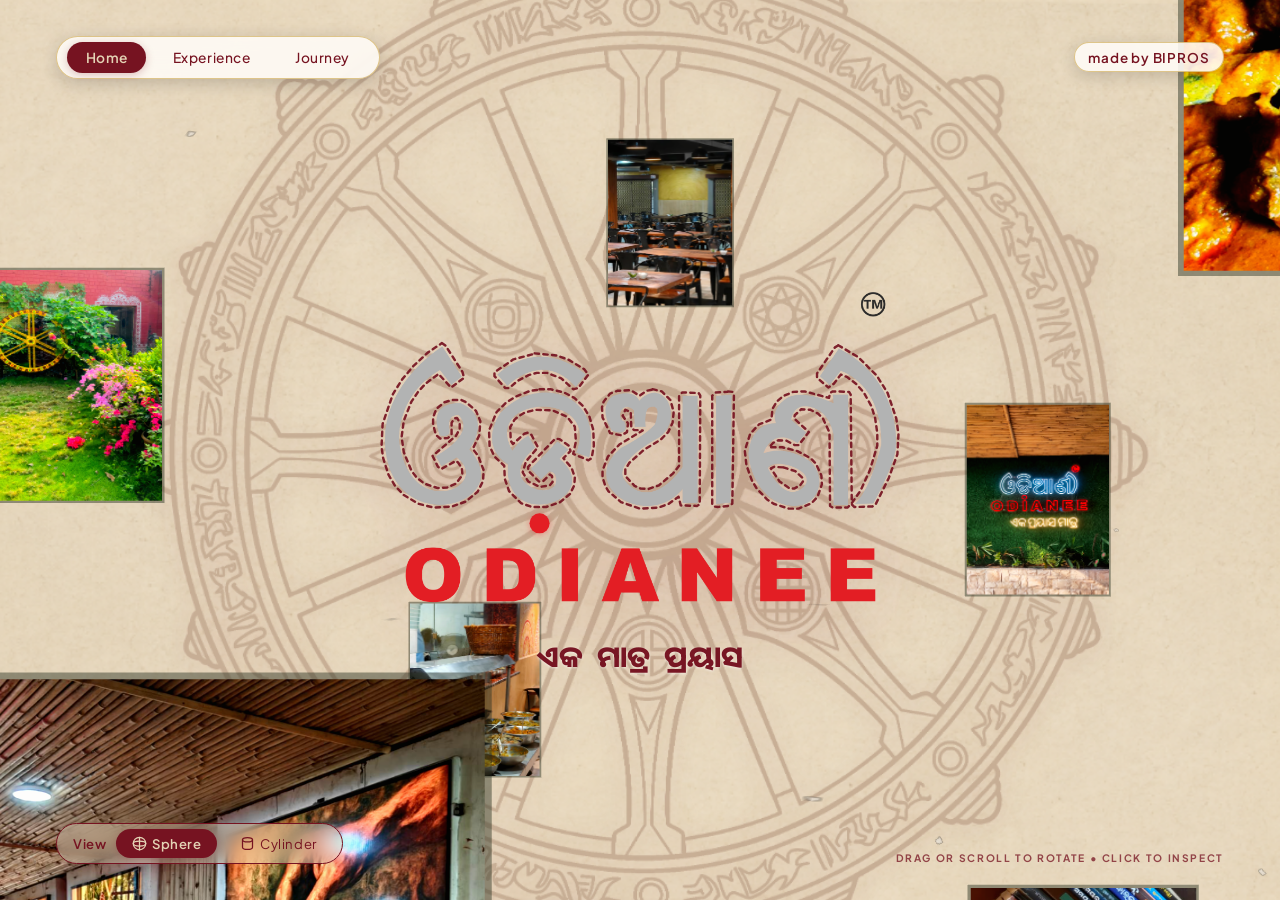
<file: index.html>
<!DOCTYPE html>
<html lang="en">
<head>
  <meta charset="utf-8" />
  <meta name="viewport" content="width=device-width, initial-scale=1.0" />
  <title>ODIANEE — The Floating Gallery & Heritage</title>
  <meta name="description" content="An immersive 3D journey through the art, heritage, and timeless culinary culture of Odisha — replicated in the iconic floating gallery experience." />
  <link rel="icon" href="assets/logo.png" type="image/png" />

<link rel="preconnect" href="https://fonts.googleapis.com" />
  <link href="https://fonts.googleapis.com/css2?family=Federo&family=Noto+Sans+Oriya:wght@400;500;600;700;800;900&family=Plus+Jakarta+Sans:wght@300;400;500;600;700;800&display=swap" rel="stylesheet" />

<link rel="stylesheet" href="css/styles.css?v=leaves_2" />

<script src="assets/libs/three.min.js"></script>
  <script src="assets/libs/gsap.min.js"></script>
  <script src="assets/libs/ScrollTrigger.min.js"></script>
</head>
<body>

<header class="site-header">
    <div class="header-inner">
      <nav class="main-nav">
        <a href="index.html" class="nav-link active" data-view="collection">Home</a>
        <a href="experience.html" class="nav-link" data-view="history">Experience</a>
        <a href="gallery.html" class="nav-link" data-view="process">Journey</a>
      </nav>
      <div class="header-credit">
        <a href="https://www.bipros.com/" target="_blank" rel="noopener noreferrer"><span>made by BIPROS</span></a>
      </div>
    </div>
  </header>

<div id="app">

<main id="view-collection" class="view-layer active">
      
      <div class="hero-wheel-backdrop" id="hero-wheel-backdrop">
        <div class="wheel-wrap">
          <img src="assets/chakra-wheel.png" alt="Sacred Konark Wheel" class="center-chakra-wheel" />
        </div>
      </div>

<div id="canvas-container">
        <canvas id="webgl-canvas"></canvas>
      </div>

      <section class="center-hero" id="center-hero">
        <div class="logo-wrap">
          <div class="logo-interactive">
            <img src="assets/logo.png" alt="ODIANEE Restaurant Logo" class="restaurant-logo" id="main-restaurant-logo" />
            <svg class="logo-svg-overlay" viewBox="0 0 990 630" fill="none" xmlns="http://www.w3.org/2000/svg">
              <path class="marching-ants-stroke" d="M 130 118 L 137 123 L 168 171 L 171 182 L 147 200 L 124 175 L 101 192 L 87 207 L 74 226 L 60 261 L 56 291 L 60 319 L 74 353 L 83 365 L 98 377 L 122 385 L 140 384 L 156 377 L 168 361 L 167 349 L 160 338 L 156 335 L 129 350 L 123 346 L 113 326 L 156 289 L 163 276 L 163 264 L 158 256 L 153 257 L 148 265 L 148 287 L 141 293 L 127 294 L 119 287 L 114 268 L 114 255 L 120 239 L 135 227 L 149 223 L 166 223 L 175 227 L 193 243 L 201 262 L 199 288 L 187 313 L 197 326 L 207 352 L 206 372 L 196 392 L 174 410 L 149 419 L 115 421 L 87 414 L 60 398 L 44 381 L 32 361 L 22 330 L 19 309 L 21 267 L 40 212 L 57 185 L 78 160 L 105 135 L 129 119 Z M 860 122 L 897 144 L 931 178 L 951 210 L 967 257 L 971 286 L 969 323 L 953 367 L 929 415 L 923 419 L 890 420 L 884 414 L 877 421 L 850 421 L 845 418 L 844 283 L 832 257 L 823 248 L 809 241 L 792 240 L 780 251 L 779 257 L 806 282 L 787 306 L 780 306 L 765 298 L 750 297 L 740 302 L 733 310 L 757 310 L 785 317 L 809 330 L 819 340 L 829 362 L 830 378 L 822 401 L 811 413 L 787 423 L 769 423 L 741 414 L 729 406 L 710 386 L 701 371 L 691 343 L 688 316 L 698 285 L 714 268 L 737 259 L 739 239 L 747 226 L 758 216 L 777 208 L 798 207 L 843 219 L 845 210 L 850 207 L 880 208 L 883 213 L 885 413 L 901 390 L 918 353 L 932 307 L 932 284 L 928 256 L 921 234 L 907 209 L 894 194 L 877 181 L 865 176 L 852 193 L 842 200 L 821 182 L 821 174 L 854 126 L 859 123 Z M 301 137 L 342 141 L 364 149 L 392 166 L 400 176 L 381 201 L 372 203 L 350 183 L 324 173 L 305 173 L 290 177 L 269 188 L 254 201 L 247 201 L 227 179 L 227 172 L 262 148 L 300 138 Z M 310 203 L 330 203 L 355 209 L 374 219 L 390 234 L 402 254 L 409 278 L 410 307 L 406 330 L 400 334 L 372 322 L 377 299 L 375 272 L 361 254 L 334 242 L 302 241 L 283 246 L 271 253 L 264 259 L 256 273 L 257 298 L 261 304 L 282 285 L 289 283 L 295 287 L 307 310 L 285 336 L 279 356 L 289 373 L 311 383 L 329 380 L 334 374 L 333 363 L 329 360 L 317 372 L 309 373 L 289 353 L 289 346 L 339 294 L 347 295 L 365 308 L 367 317 L 354 330 L 369 348 L 375 365 L 374 380 L 366 396 L 348 411 L 322 420 L 296 420 L 276 413 L 254 391 L 246 368 L 245 344 L 227 327 L 218 308 L 217 279 L 231 245 L 247 229 L 265 217 L 293 206 L 309 204 Z M 518 203 L 535 207 L 551 223 L 557 245 L 555 265 L 547 282 L 533 296 L 503 314 L 475 339 L 468 351 L 468 363 L 485 381 L 496 386 L 510 387 L 530 380 L 556 358 L 567 344 L 567 215 L 573 209 L 603 210 L 606 215 L 605 415 L 600 418 L 570 417 L 566 401 L 548 414 L 529 421 L 495 423 L 460 411 L 437 391 L 431 381 L 426 365 L 426 353 L 436 327 L 457 305 L 500 279 L 484 278 L 479 275 L 478 245 L 468 241 L 463 252 L 473 266 L 471 282 L 461 288 L 440 284 L 426 255 L 425 236 L 428 226 L 440 211 L 453 206 L 478 205 L 494 215 L 507 206 L 517 204 Z M 657 207 L 665 208 L 668 213 L 665 414 L 658 418 L 638 420 L 631 419 L 628 414 L 628 215 L 634 209 L 656 208 Z M 758 347 L 742 346 L 736 349 L 752 373 L 771 386 L 779 386 L 790 380 L 795 373 L 795 367 L 781 354 L 759 347 Z" />
              <circle class="animated-red-dot" cx="310" cy="450" r="18.5" fill="#E31E24" />
            </svg>
          </div>
          <p class="hero-subtitle">ଏକ ମାତ୍ର ପ୍ରୟାସ</p>
        </div>
      </section>

<div class="bottom-controls">
        <div class="view-switcher-pill">
          <span class="view-label">View</span>
          <button id="btn-sphere" class="view-btn active" title="Sphere View" aria-label="Sphere View">
            <svg class="view-icon" width="16" height="16" viewBox="0 0 24 24" fill="none" stroke="currentColor" stroke-width="2" stroke-linecap="round" stroke-linejoin="round">
              <circle cx="12" cy="12" r="10"/>
              <ellipse cx="12" cy="12" rx="10" ry="4"/>
              <line x1="12" y1="2" x2="12" y2="22"/>
            </svg>
            <span>Sphere</span>
          </button>
          <button id="btn-cylinder" class="view-btn" title="Cylinder View" aria-label="Cylinder View">
            <svg class="view-icon" width="16" height="16" viewBox="0 0 24 24" fill="none" stroke="currentColor" stroke-width="2" stroke-linecap="round" stroke-linejoin="round">
              <ellipse cx="12" cy="6" rx="8" ry="3.5"/>
              <path d="M4 6v12c0 1.93 3.58 3.5 8 3.5s8-1.57 8-3.5V6"/>
            </svg>
            <span>Cylinder</span>
          </button>
        </div>
      </div>

<div id="detail-modal" class="detail-modal">
        <button id="detail-close-btn" class="detail-close-btn">
          <span>&#x2715;</span> Close
        </button>
        <div class="detail-body">
          <div class="detail-title-col">
            <h1 id="detail-title" class="detail-title">Authentic Odia Cuisine</h1>
          </div>
          <div class="detail-desc-col">
            <p id="detail-desc" class="detail-desc"></p>
          </div>
        </div>
      </div>
    </main>

<section id="view-history" class="view-layer">
      <!-- Leaf pattern background layer just above background image -->
      <div class="leaf-bg-layer" aria-hidden="true" style="position: fixed; inset: 0; width: 100vw; height: 100vh; background-image: url('assets/leaf-pattern.png'); background-size: cover; background-position: center; background-repeat: no-repeat; z-index: -5; pointer-events: none; opacity: 0.82; mix-blend-mode: multiply;"></div>

      <div id="history-progress" class="history-progress"></div>

      <article class="scroll-section">
        <div class="section-wrapper">
          <div class="section-content">
            <p class="section-num">01</p>
            <div class="section-title-wrap">
              <h2 class="section-title">Hospitality</h2>
            </div>
            <div class="section-para-wrap">
              <p class="section-para">Experiencing every guest with the warm, heartfelt care of traditional Odia home culture.</p>
            </div>
          </div>
          <div class="section-image-box">
            <img class="section-img" src="assets/Middle/1.png" alt="Hospitality" loading="lazy" decoding="async" />
          </div>
        </div>
      </article>

      <article class="scroll-section">
        <div class="section-wrapper">
          <div class="section-content">
            <p class="section-num">02</p>
            <div class="section-title-wrap">
              <h2 class="section-title">Service</h2>
            </div>
            <div class="section-para-wrap">
              <p class="section-para">Delivering attentive, seamless care rooted in genuine respect and comfort.</p>
            </div>
          </div>
          <div class="section-image-box">
            <img class="section-img" src="assets/Middle/2.png" alt="Service" loading="lazy" decoding="async" />
          </div>
        </div>
      </article>

      <article class="scroll-section">
        <div class="section-wrapper">
          <div class="section-content">
            <p class="section-num">03</p>
            <div class="section-title-wrap">
              <h2 class="section-title">Heritage</h2>
            </div>
            <div class="section-para-wrap">
              <p class="section-para">Celebrating centuries of Odia culinary traditions and cultural pride in every detail.</p>
            </div>
          </div>
          <div class="section-image-box">
            <img class="section-img" src="assets/Middle/3.png" alt="Heritage" loading="lazy" decoding="async" />
          </div>
        </div>
      </article>

      <article class="scroll-section">
        <div class="section-wrapper">
          <div class="section-content">
            <p class="section-num">04</p>
            <div class="section-title-wrap">
              <h2 class="section-title">Art</h2>
            </div>
            <div class="section-para-wrap">
              <p class="section-para">Showcasing the timeless beauty and rich artistic craftsmanship of Odisha.</p>
            </div>
          </div>
          <div class="section-image-box">
            <img class="section-img" src="assets/Middle/4.png" alt="Art" loading="lazy" decoding="async" />
          </div>
        </div>
      </article>

      <article class="scroll-section">
        <div class="section-wrapper">
          <div class="section-content">
            <p class="section-num">05</p>
            <div class="section-title-wrap">
              <h2 class="section-title">Roots</h2>
            </div>
            <div class="section-para-wrap">
              <p class="section-para">Grounded in the authentic, earth-born flavors and age-old customs of the land.</p>
            </div>
          </div>
          <div class="section-image-box">
            <img class="section-img" src="assets/Middle/5.png" alt="Roots" loading="lazy" decoding="async" />
          </div>
        </div>
      </article>

      <article class="scroll-section">
        <div class="section-wrapper">
          <div class="section-content">
            <p class="section-num">06</p>
            <div class="section-title-wrap">
              <h2 class="section-title">Coming Soon...</h2>
            </div>
            <div class="section-para-wrap">
              <p class="section-para">Our journey of cultural revival continues to unfold. Stay tuned as we prepare to unveil our next immersive heritage chapter.</p>
            </div>
          </div>
          <div class="section-image-box section-image-empty">
            <div class="empty-frame-inner">
              <div class="empty-frame-corner top-left"></div>
              <div class="empty-frame-corner top-right"></div>
              <div class="empty-frame-corner bottom-left"></div>
              <div class="empty-frame-corner bottom-right"></div>
              <div class="empty-frame-icon-wrap">
                <svg viewBox="0 0 48 48" fill="none" xmlns="http://www.w3.org/2000/svg" style="width: 100%; height: 100%;">
                  <circle cx="24" cy="24" r="20" stroke="currentColor" stroke-width="1.5" stroke-dasharray="3 3"/>
                  <circle cx="24" cy="24" r="10" stroke="currentColor" stroke-width="1.2"/>
                  <circle cx="24" cy="24" r="3" fill="currentColor"/>
                  <path d="M24 4V44M4 24H44M10 10L38 38M10 38L38 10" stroke="currentColor" stroke-width="1" stroke-opacity="0.6"/>
                </svg>
              </div>
              <span class="empty-frame-tag">EXPERIENCE 06</span>
              <h3 class="empty-frame-title">Coming Soon</h3>
              <div class="empty-frame-divider"></div>
              <p class="empty-frame-sub">Curating our next heritage chapter</p>
            </div>
          </div>
        </div>
      </article>
    </section>

    <section id="view-process" class="view-layer" aria-label="ODIANEE Journey">
      <!-- Leaf pattern background layer just above background image -->
      <div class="leaf-bg-layer" aria-hidden="true" style="position: fixed; inset: 0; width: 100vw; height: 100vh; background-image: url('assets/leaf-pattern.png'); background-size: cover; background-position: center; background-repeat: no-repeat; z-index: -5; pointer-events: none; opacity: 0.82; mix-blend-mode: multiply;"></div>

      <div class="process-container">
        <div class="process-pin-wrapper">

          <!-- 16:9 Central Theater Box -->
          <div class="journey-theatre-box" id="journey-box">
            
            <div class="theatre-corner top-left"></div>
            <div class="theatre-corner top-right"></div>
            <div class="theatre-corner bottom-left"></div>
            <div class="theatre-corner bottom-right"></div>

            <div class="theatre-watermark" aria-hidden="true">
              <img src="assets/chakra-wheel.png" alt="" class="theatre-watermark-img" />
            </div>

            <div class="theatre-slides-stage">
              <!-- 1st: We are Waiting -->
              <div class="journey-slide active" data-slide="0">
                <div class="slide-content-wrap">
                  <div class="slide-ornament-line">
                    <span class="line-wing"></span>
                    <span class="ornament-diamond"></span>
                    <span class="line-wing"></span>
                  </div>
                  <h1 class="journey-hero-heading">We are Waiting</h1>
                  <div class="slide-ornament-line sub">
                    <span class="line-wing"></span>
                    <span class="ornament-diamond"></span>
                    <span class="line-wing"></span>
                  </div>
                </div>
              </div>

              <!-- 2nd: For You -->
              <div class="journey-slide" data-slide="1">
                <div class="slide-content-wrap">
                  <div class="slide-ornament-line">
                    <span class="line-wing"></span>
                    <span class="ornament-diamond"></span>
                    <span class="line-wing"></span>
                  </div>
                  <h2 class="journey-hero-heading accent">For You</h2>
                  <div class="slide-ornament-line sub">
                    <span class="line-wing"></span>
                    <span class="ornament-diamond"></span>
                    <span class="line-wing"></span>
                  </div>
                </div>
              </div>

              <!-- 3rd: To Share food -->
              <div class="journey-slide" data-slide="2">
                <div class="slide-content-wrap">
                  <div class="slide-ornament-line">
                    <span class="line-wing"></span>
                    <span class="ornament-diamond"></span>
                    <span class="line-wing"></span>
                  </div>
                  <h2 class="journey-hero-heading">To Share food</h2>
                  <div class="slide-ornament-line sub">
                    <span class="line-wing"></span>
                    <span class="ornament-diamond"></span>
                    <span class="line-wing"></span>
                  </div>
                </div>
              </div>

              <!-- 4th: To Experience Dining At -->
              <div class="journey-slide" data-slide="3">
                <div class="slide-content-wrap">
                  <div class="slide-ornament-line">
                    <span class="line-wing"></span>
                    <span class="ornament-diamond"></span>
                    <span class="line-wing"></span>
                  </div>
                  <h2 class="journey-hero-heading">To Experience Dining At</h2>
                  <div class="slide-ornament-line sub">
                    <span class="line-wing"></span>
                    <span class="ornament-diamond"></span>
                    <span class="line-wing"></span>
                  </div>
                </div>
              </div>

              <!-- 5th: the Logo -->
              <div class="journey-slide" data-slide="4">
                <div class="slide-content-wrap logo-slide-content">
                  <div class="journey-logo-stage">
                    <div class="journey-logo-glow"></div>
                    <img src="assets/logo.png" alt="ODIANEE Restaurant Logo" class="journey-brand-logo" />
                  </div>
                  <p class="journey-odia-motto">ଏକ ମାତ୍ର ପ୍ରୟାସ</p>
                  <p class="journey-heritage-caption">Authentic Odia Culinary Heritage</p>
                </div>
              </div>

              <!-- 6th: Contacts -->
              <div class="journey-slide" data-slide="5">
                <div class="slide-content-wrap contacts-slide-content">
                  <div class="contacts-heading-group">
                    <span class="contacts-eyebrow">Connect &bull; Reserve &bull; Arrive</span>
                    <h2 class="contacts-headline">Visit Odianee</h2>
                  </div>

                  <div class="contacts-links-grid">
                    <a href="https://www.google.com/search?q=ODIANEE+Restaurant+Panikoili" target="_blank" rel="noopener noreferrer" class="contact-hyperlink-card" id="home-journey-google-link">
                      <div class="card-icon-wrap">
                        <svg viewBox="0 0 24 24" width="22" height="22" fill="none" stroke="currentColor" stroke-width="2" stroke-linecap="round" stroke-linejoin="round">
                          <circle cx="12" cy="12" r="10"></circle>
                          <path d="M12 2a14.5 14.5 0 0 0 0 20 14.5 14.5 0 0 0 0-20"></path>
                          <path d="M2 12h20"></path>
                        </svg>
                      </div>
                      <div class="card-text-wrap">
                        <span class="card-action-title">Google Page</span>
                        <span class="card-action-meta">Reviews, photos &amp; menu</span>
                      </div>
                      <span class="card-arrow-icon" aria-hidden="true">&#x2197;</span>
                    </a>

                    <a href="https://maps.google.com/?cid=3003617073597699425" target="_blank" rel="noopener noreferrer" class="contact-hyperlink-card" id="home-journey-map-link">
                      <div class="card-icon-wrap">
                        <svg viewBox="0 0 24 24" width="22" height="22" fill="none" stroke="currentColor" stroke-width="2" stroke-linecap="round" stroke-linejoin="round">
                          <path d="M20 10c0 6-8 12-8 12s-8-6-8-12a8 8 0 0 1 16 0Z"></path>
                          <circle cx="12" cy="10" r="3"></circle>
                        </svg>
                      </div>
                      <div class="card-text-wrap">
                        <span class="card-action-title">Google Map</span>
                        <span class="card-action-meta">NH-16, Panikoili, Jajpur</span>
                      </div>
                      <span class="card-arrow-icon" aria-hidden="true">&#x2197;</span>
                    </a>

                    <a href="mailto:contact@odianee.com" class="contact-hyperlink-card" id="home-journey-email-link">
                      <div class="card-icon-wrap">
                        <svg viewBox="0 0 24 24" width="22" height="22" fill="none" stroke="currentColor" stroke-width="2" stroke-linecap="round" stroke-linejoin="round">
                          <rect width="20" height="16" x="2" y="4" rx="2"></rect>
                          <path d="m22 7-8.97 5.7a1.94 1.94 0 0 1-2.06 0L2 7"></path>
                        </svg>
                      </div>
                      <div class="card-text-wrap">
                        <span class="card-action-title">Email</span>
                        <span class="card-action-meta">contact@odianee.com</span>
                      </div>
                      <span class="card-arrow-icon" aria-hidden="true">&#x2197;</span>
                    </a>
                  </div>

                  <div class="contacts-location-bar">
                    <span class="loc-pin-text">Panikoili Toll Plaza, NH-16, Odisha</span>
                    <span class="loc-sep">&bull;</span>
                    <a href="tel:+919437078361" class="loc-phone-link">+91 94370 78361</a>
                  </div>
                </div>
              </div>

            </div>

            <div class="theatre-nav-dots" aria-label="Journey navigation">
              <button class="nav-dot active" data-goto="0" aria-label="Slide 1"></button>
              <button class="nav-dot" data-goto="1" aria-label="Slide 2"></button>
              <button class="nav-dot" data-goto="2" aria-label="Slide 3"></button>
              <button class="nav-dot" data-goto="3" aria-label="Slide 4"></button>
              <button class="nav-dot" data-goto="4" aria-label="Slide 5"></button>
              <button class="nav-dot" data-goto="5" aria-label="Slide 6"></button>
            </div>

          </div>

        </div>
      </div>
    </section>

  </div>

<div id="transition-curtain" class="transition-curtain">
    <svg class="transition-svg" viewBox="0 0 100 100" preserveAspectRatio="none">
      <path id="transition-path" class="transition-path" d="M 0 0 Q 50 0 100 0 L 100 0 Q 50 0 0 0 Z"></path>
    </svg>
  </div>

  <div class="cursor-hint">Drag or scroll to rotate &bull; Click to inspect</div>

<script src="js/data.js?v=3"></script>
  <script src="js/gallery.js?v=3"></script>
  <script src="js/history.js"></script>
  <script src="js/process.js"></script>
  <script src="js/transitions.js"></script>

  <script>window.addEventListener('DOMContentLoaded', () => {
      
      const gallery = new FloatingGallery();
      window.floatingGallery = gallery;

const historyView = new HistoryView();

const processView = new ProcessView();

const router = new PageRouter();
    });
</script>
</body>
</html>
</file>
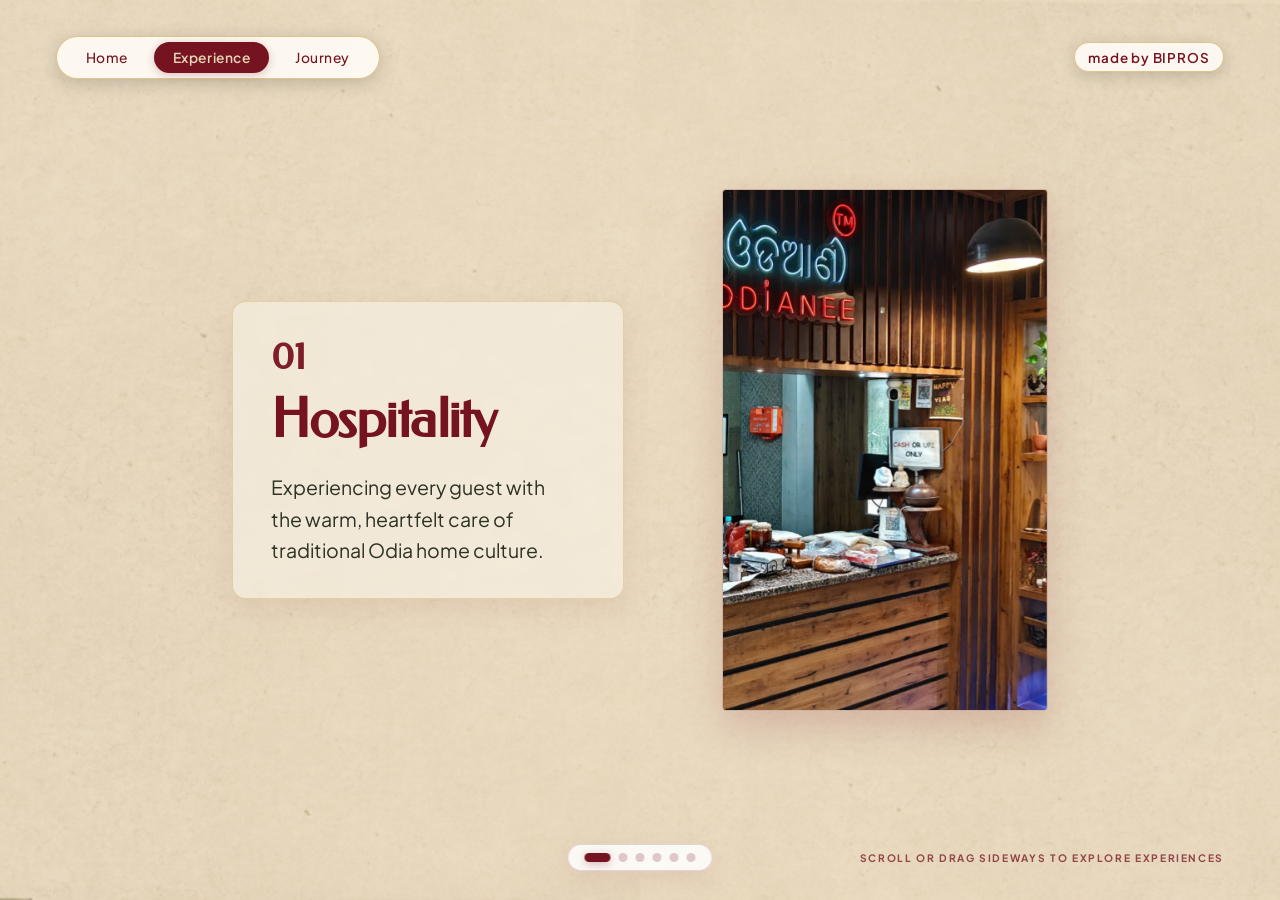
<file: experience.html>
<!DOCTYPE html>
<html lang="en">
<head>
  <meta charset="utf-8" />
  <meta name="viewport" content="width=device-width, initial-scale=1.0" />
  <title>Experience — ODIANEE Authentic Heritage Dining</title>
  <meta name="description" content="Discover ODIANEE's signature dining experiences, authentic Odia hospitality, heritage, art, and roots." />
  <link rel="icon" href="assets/logo.png" type="image/png" />

  <link rel="preconnect" href="https://fonts.googleapis.com" />
  <link href="https://fonts.googleapis.com/css2?family=Federo&family=Noto+Sans+Oriya:wght@400;500;600;700;800;900&family=Plus+Jakarta+Sans:wght@300;400;500;600;700;800&display=swap" rel="stylesheet" />

  <link rel="stylesheet" href="css/styles.css?v=leaves_2" />

  <script src="assets/libs/three.min.js"></script>
  <script src="assets/libs/gsap.min.js"></script>
  <script src="assets/libs/ScrollTrigger.min.js"></script>
</head>
<body class="page-experience">
  <!-- Botanical Leaf Background Layer directly on Body, just above background image -->
  <div class="leaf-bg-layer" aria-hidden="true" style="position: fixed; inset: 0; width: 100vw; height: 100vh; background-image: url('assets/leaf-pattern.png'); background-size: cover; background-position: center; background-repeat: no-repeat; z-index: -5; pointer-events: none; opacity: 0.82; mix-blend-mode: multiply;"></div>

  <header class="site-header" style="position: fixed; z-index: 60;">
    <div class="header-inner">
      <nav class="main-nav">
        <a href="index.html" class="nav-link" data-view="collection">Home</a>
        <a href="experience.html" class="nav-link active" data-view="history">Experience</a>
        <a href="gallery.html" class="nav-link" data-view="process">Journey</a>
      </nav>
      <div class="header-credit">
        <a href="https://www.bipros.com/" target="_blank" rel="noopener noreferrer"><span>made by BIPROS</span></a>
      </div>
    </div>
  </header>

  <div id="app" style="position: relative; z-index: 5;">
    
    <section id="view-history" class="view-layer active" aria-label="Experiences gallery" style="position: relative; z-index: 5;">
      <div id="history-progress" class="history-progress"></div>

      <!-- 01: Hospitality -->
      <article class="scroll-section" data-index="0">
        <div class="section-wrapper">
          <div class="section-content">
            <p class="section-num">01</p>
            <div class="section-title-wrap">
              <h2 class="section-title">Hospitality</h2>
            </div>
            <div class="section-para-wrap">
              <p class="section-para">Experiencing every guest with the warm, heartfelt care of traditional Odia home culture.</p>
            </div>
          </div>
          <div class="section-image-box">
            <img class="section-img" src="assets/Middle/1.png" alt="Hospitality - ODIANEE" loading="eager" decoding="async" />
          </div>
        </div>
      </article>

      <!-- 02: Service -->
      <article class="scroll-section" data-index="1">
        <div class="section-wrapper">
          <div class="section-content">
            <p class="section-num">02</p>
            <div class="section-title-wrap">
              <h2 class="section-title">Service</h2>
            </div>
            <div class="section-para-wrap">
              <p class="section-para">Delivering attentive, seamless care rooted in genuine respect and comfort.</p>
            </div>
          </div>
          <div class="section-image-box">
            <img class="section-img" src="assets/Middle/2.png" alt="Service - ODIANEE" loading="lazy" decoding="async" />
          </div>
        </div>
      </article>

      <!-- 03: Heritage -->
      <article class="scroll-section" data-index="2">
        <div class="section-wrapper">
          <div class="section-content">
            <p class="section-num">03</p>
            <div class="section-title-wrap">
              <h2 class="section-title">Heritage</h2>
            </div>
            <div class="section-para-wrap">
              <p class="section-para">Celebrating centuries of Odia culinary traditions and cultural pride in every detail.</p>
            </div>
          </div>
          <div class="section-image-box">
            <img class="section-img" src="assets/Middle/3.png" alt="Heritage - ODIANEE" loading="lazy" decoding="async" />
          </div>
        </div>
      </article>

      <!-- 04: Art -->
      <article class="scroll-section" data-index="3">
        <div class="section-wrapper">
          <div class="section-content">
            <p class="section-num">04</p>
            <div class="section-title-wrap">
              <h2 class="section-title">Art</h2>
            </div>
            <div class="section-para-wrap">
              <p class="section-para">Showcasing the timeless beauty and rich artistic craftsmanship of Odisha.</p>
            </div>
          </div>
          <div class="section-image-box">
            <img class="section-img" src="assets/Middle/4.png" alt="Art - ODIANEE" loading="lazy" decoding="async" />
          </div>
        </div>
      </article>

      <!-- 05: Roots -->
      <article class="scroll-section" data-index="4">
        <div class="section-wrapper">
          <div class="section-content">
            <p class="section-num">05</p>
            <div class="section-title-wrap">
              <h2 class="section-title">Roots</h2>
            </div>
            <div class="section-para-wrap">
              <p class="section-para">Grounded in the authentic, earth-born flavors and age-old customs of the land.</p>
            </div>
          </div>
          <div class="section-image-box">
            <img class="section-img" src="assets/Middle/5.png" alt="Roots - ODIANEE" loading="lazy" decoding="async" />
          </div>
        </div>
      </article>

      <!-- 06: Coming Soon -->
      <article class="scroll-section" data-index="5">
        <div class="section-wrapper">
          <div class="section-content">
            <p class="section-num">06</p>
            <div class="section-title-wrap">
              <h2 class="section-title">Coming Soon...</h2>
            </div>
            <div class="section-para-wrap">
              <p class="section-para">Our journey of cultural revival continues to unfold. Stay tuned as we prepare to unveil our next immersive heritage chapter.</p>
            </div>
          </div>
          <div class="section-image-box section-image-empty">
            <div class="empty-frame-inner">
              <div class="empty-frame-corner top-left"></div>
              <div class="empty-frame-corner top-right"></div>
              <div class="empty-frame-corner bottom-left"></div>
              <div class="empty-frame-corner bottom-right"></div>
              <div class="empty-frame-icon-wrap">
                <svg viewBox="0 0 48 48" fill="none" xmlns="http://www.w3.org/2000/svg" style="width: 100%; height: 100%;">
                  <circle cx="24" cy="24" r="20" stroke="currentColor" stroke-width="1.5" stroke-dasharray="3 3"/>
                  <circle cx="24" cy="24" r="10" stroke="currentColor" stroke-width="1.2"/>
                  <circle cx="24" cy="24" r="3" fill="currentColor"/>
                  <path d="M24 4V44M4 24H44M10 10L38 38M10 38L38 10" stroke="currentColor" stroke-width="1" stroke-opacity="0.6"/>
                </svg>
              </div>
              <span class="empty-frame-tag">EXPERIENCE 06</span>
              <h3 class="empty-frame-title">Coming Soon</h3>
              <div class="empty-frame-divider"></div>
              <p class="empty-frame-sub">Curating our next heritage chapter</p>
            </div>
          </div>
        </div>
      </article>

    </section>
  </div>

  <nav class="experience-nav-pills" id="experience-nav-pills" aria-label="Experience slides">
    <button class="nav-pill-dot active" aria-label="01 Hospitality"></button>
    <button class="nav-pill-dot" aria-label="02 Service"></button>
    <button class="nav-pill-dot" aria-label="03 Heritage"></button>
    <button class="nav-pill-dot" aria-label="04 Art"></button>
    <button class="nav-pill-dot" aria-label="05 Roots"></button>
    <button class="nav-pill-dot" aria-label="06 Coming Soon"></button>
  </nav>

  <div id="transition-curtain" class="transition-curtain">
    <svg class="transition-svg" viewBox="0 0 100 100" preserveAspectRatio="none">
      <path id="transition-path" class="transition-path" d="M 0 0 Q 50 0 100 0 L 100 0 Q 50 0 0 0 Z"></path>
    </svg>
  </div>

  <div class="cursor-hint">Scroll or drag sideways to explore experiences</div>

  <script src="js/history.js"></script>
  <script src="js/transitions.js"></script>
  <script>
    window.addEventListener('DOMContentLoaded', () => {
      new HistoryView();
      new PageRouter();
    });
  </script>
</body>
</html>
</file>
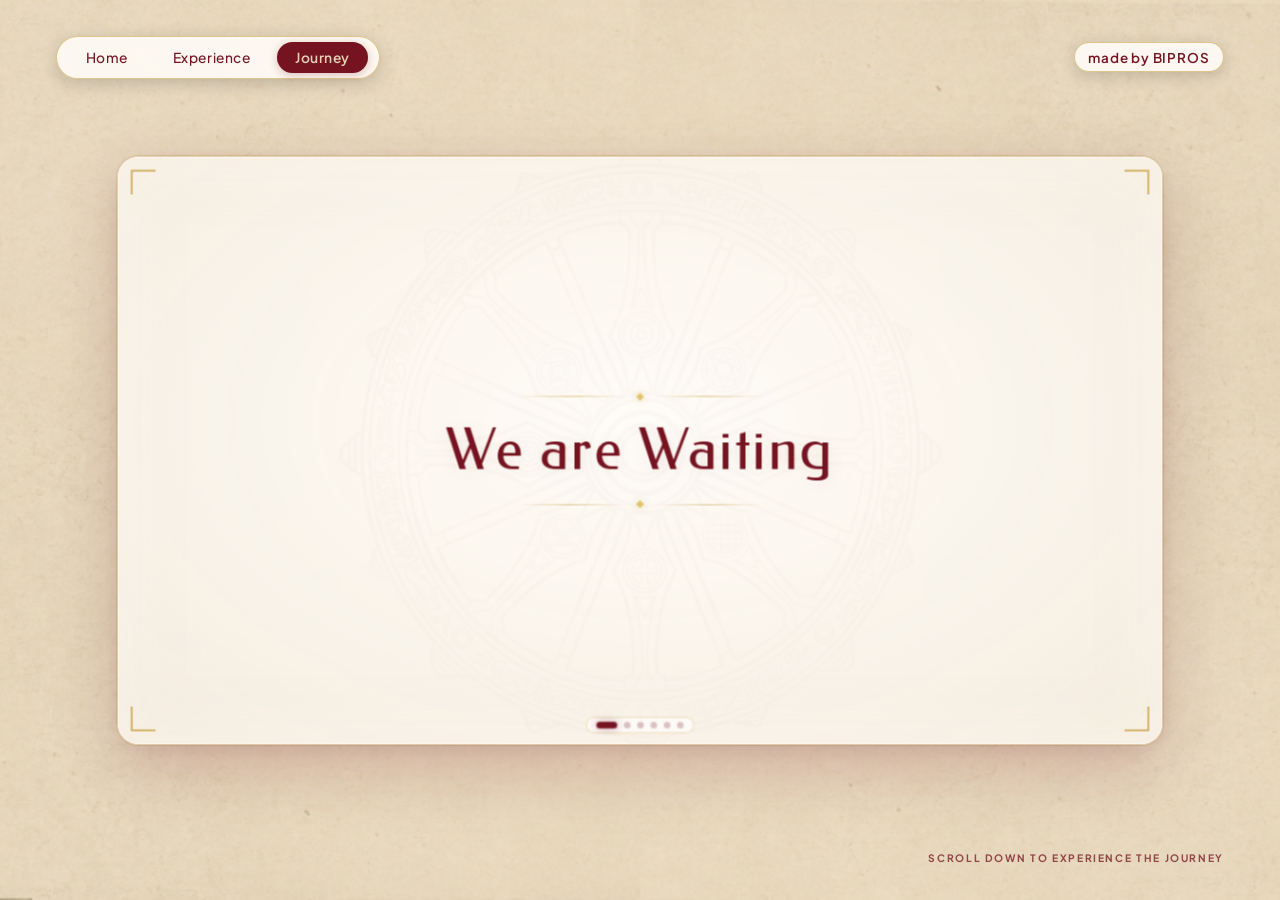
<file: gallery.html>
<!DOCTYPE html>
<html lang="en">
<head>
  <meta charset="utf-8" />
  <meta name="viewport" content="width=device-width, initial-scale=1.0" />
  <title>Journey — ODIANEE Authentic Heritage Dining</title>
  <meta name="description" content="Embark on the journey to ODIANEE — We are waiting for you to share food and experience authentic heritage dining." />
  <link rel="icon" href="assets/logo.png" type="image/png" />

  <link rel="preconnect" href="https://fonts.googleapis.com" />
  <link href="https://fonts.googleapis.com/css2?family=Federo&family=Noto+Sans+Oriya:wght@400;500;600;700;800;900&family=Plus+Jakarta+Sans:wght@300;400;500;600;700;800&display=swap" rel="stylesheet" />

  <link rel="stylesheet" href="css/styles.css?v=leaves_2" />

  <script src="assets/libs/three.min.js"></script>
  <script src="assets/libs/gsap.min.js"></script>
  <script src="assets/libs/ScrollTrigger.min.js"></script>
</head>
<body class="page-journey">
  <!-- Botanical Leaf Background Layer directly on Body, just above background image -->
  <div class="leaf-bg-layer" aria-hidden="true" style="position: fixed; inset: 0; width: 100vw; height: 100vh; background-image: url('assets/leaf-pattern.png'); background-size: cover; background-position: center; background-repeat: no-repeat; z-index: -5; pointer-events: none; opacity: 0.82; mix-blend-mode: multiply;"></div>

  <header class="site-header" style="position: fixed; z-index: 60;">
    <div class="header-inner">
      <nav class="main-nav">
        <a href="index.html" class="nav-link" data-view="collection">Home</a>
        <a href="experience.html" class="nav-link" data-view="history">Experience</a>
        <a href="gallery.html" class="nav-link active" data-view="process">Journey</a>
      </nav>
      <div class="header-credit">
        <a href="https://www.bipros.com/" target="_blank" rel="noopener noreferrer"><span>made by BIPROS</span></a>
      </div>
    </div>
  </header>

  <div id="app" style="position: relative; z-index: 5;">
    <section id="view-process" class="view-layer active" aria-label="ODIANEE Journey" style="position: relative; z-index: 5;">
      <div class="process-container">
        <div class="process-pin-wrapper">

          <!-- 16:9 Central Theater Box -->
          <div class="journey-theatre-box" id="journey-box">
            
            <!-- Corner Filigrees -->
            <div class="theatre-corner top-left"></div>
            <div class="theatre-corner top-right"></div>
            <div class="theatre-corner bottom-left"></div>
            <div class="theatre-corner bottom-right"></div>

            <!-- Faint Ambient Sacred Wheel Watermark -->
            <div class="theatre-watermark" aria-hidden="true">
              <img src="assets/chakra-wheel.png" alt="" class="theatre-watermark-img" />
            </div>

            <!-- Slides Stage (6 slides in order, no numbers) -->
            <div class="theatre-slides-stage">
              
              <!-- 1st: We are Waiting -->
              <div class="journey-slide active" data-slide="0">
                <div class="slide-content-wrap">
                  <div class="slide-ornament-line">
                    <span class="line-wing"></span>
                    <span class="ornament-diamond"></span>
                    <span class="line-wing"></span>
                  </div>
                  <h1 class="journey-hero-heading">We are Waiting</h1>
                  <div class="slide-ornament-line sub">
                    <span class="line-wing"></span>
                    <span class="ornament-diamond"></span>
                    <span class="line-wing"></span>
                  </div>
                </div>
              </div>

              <!-- 2nd: For You -->
              <div class="journey-slide" data-slide="1">
                <div class="slide-content-wrap">
                  <div class="slide-ornament-line">
                    <span class="line-wing"></span>
                    <span class="ornament-diamond"></span>
                    <span class="line-wing"></span>
                  </div>
                  <h2 class="journey-hero-heading accent">For You</h2>
                  <div class="slide-ornament-line sub">
                    <span class="line-wing"></span>
                    <span class="ornament-diamond"></span>
                    <span class="line-wing"></span>
                  </div>
                </div>
              </div>

              <!-- 3rd: To Share food -->
              <div class="journey-slide" data-slide="2">
                <div class="slide-content-wrap">
                  <div class="slide-ornament-line">
                    <span class="line-wing"></span>
                    <span class="ornament-diamond"></span>
                    <span class="line-wing"></span>
                  </div>
                  <h2 class="journey-hero-heading">To Share food</h2>
                  <div class="slide-ornament-line sub">
                    <span class="line-wing"></span>
                    <span class="ornament-diamond"></span>
                    <span class="line-wing"></span>
                  </div>
                </div>
              </div>

              <!-- 4th: To Experience Dining At -->
              <div class="journey-slide" data-slide="3">
                <div class="slide-content-wrap">
                  <div class="slide-ornament-line">
                    <span class="line-wing"></span>
                    <span class="ornament-diamond"></span>
                    <span class="line-wing"></span>
                  </div>
                  <h2 class="journey-hero-heading">To Experience Dining At</h2>
                  <div class="slide-ornament-line sub">
                    <span class="line-wing"></span>
                    <span class="ornament-diamond"></span>
                    <span class="line-wing"></span>
                  </div>
                </div>
              </div>

              <!-- 5th: the Logo -->
              <div class="journey-slide" data-slide="4">
                <div class="slide-content-wrap logo-slide-content">
                  <div class="journey-logo-stage">
                    <div class="journey-logo-glow"></div>
                    <img src="assets/logo.png" alt="ODIANEE Restaurant Logo" class="journey-brand-logo" />
                  </div>
                  <p class="journey-odia-motto">ଏକ ମାତ୍ର ପ୍ରୟାସ</p>
                  <p class="journey-heritage-caption">Authentic Odia Culinary Heritage</p>
                </div>
              </div>

              <!-- 6th: Contacts -->
              <div class="journey-slide" data-slide="5">
                <div class="slide-content-wrap contacts-slide-content">
                  <div class="contacts-heading-group">
                    <span class="contacts-eyebrow">Connect &bull; Reserve &bull; Arrive</span>
                    <h2 class="contacts-headline">Visit Odianee</h2>
                  </div>

                  <div class="contacts-links-grid">
                    <!-- Google Page Link -->
                    <a href="https://www.google.com/search?q=ODIANEE+Restaurant+Panikoili" target="_blank" rel="noopener noreferrer" class="contact-hyperlink-card" id="journey-google-link">
                      <div class="card-icon-wrap">
                        <svg viewBox="0 0 24 24" width="22" height="22" fill="none" stroke="currentColor" stroke-width="2" stroke-linecap="round" stroke-linejoin="round">
                          <circle cx="12" cy="12" r="10"></circle>
                          <path d="M12 2a14.5 14.5 0 0 0 0 20 14.5 14.5 0 0 0 0-20"></path>
                          <path d="M2 12h20"></path>
                        </svg>
                      </div>
                      <div class="card-text-wrap">
                        <span class="card-action-title">Google Page</span>
                        <span class="card-action-meta">Reviews, photos &amp; menu</span>
                      </div>
                      <span class="card-arrow-icon" aria-hidden="true">&#x2197;</span>
                    </a>

                    <!-- Google Map Link -->
                    <a href="https://maps.google.com/?cid=3003617073597699425" target="_blank" rel="noopener noreferrer" class="contact-hyperlink-card" id="journey-map-link">
                      <div class="card-icon-wrap">
                        <svg viewBox="0 0 24 24" width="22" height="22" fill="none" stroke="currentColor" stroke-width="2" stroke-linecap="round" stroke-linejoin="round">
                          <path d="M20 10c0 6-8 12-8 12s-8-6-8-12a8 8 0 0 1 16 0Z"></path>
                          <circle cx="12" cy="10" r="3"></circle>
                        </svg>
                      </div>
                      <div class="card-text-wrap">
                        <span class="card-action-title">Google Map</span>
                        <span class="card-action-meta">NH-16, Panikoili, Jajpur</span>
                      </div>
                      <span class="card-arrow-icon" aria-hidden="true">&#x2197;</span>
                    </a>

                    <!-- Email Link -->
                    <a href="mailto:contact@odianee.com" class="contact-hyperlink-card" id="journey-email-link">
                      <div class="card-icon-wrap">
                        <svg viewBox="0 0 24 24" width="22" height="22" fill="none" stroke="currentColor" stroke-width="2" stroke-linecap="round" stroke-linejoin="round">
                          <rect width="20" height="16" x="2" y="4" rx="2"></rect>
                          <path d="m22 7-8.97 5.7a1.94 1.94 0 0 1-2.06 0L2 7"></path>
                        </svg>
                      </div>
                      <div class="card-text-wrap">
                        <span class="card-action-title">Email</span>
                        <span class="card-action-meta">contact@odianee.com</span>
                      </div>
                      <span class="card-arrow-icon" aria-hidden="true">&#x2197;</span>
                    </a>
                  </div>

                  <!-- Location & Phone Bar -->
                  <div class="contacts-location-bar">
                    <span class="loc-pin-text">Panikoili Toll Plaza, NH-16, Odisha</span>
                    <span class="loc-sep">&bull;</span>
                    <a href="tel:+919437078361" class="loc-phone-link">+91 94370 78361</a>
                  </div>
                </div>
              </div>

            </div>

            <!-- Theatre Navigation Step Dots (Dots only, no numbers) -->
            <div class="theatre-nav-dots" aria-label="Journey navigation">
              <button class="nav-dot active" data-goto="0" aria-label="Slide 1"></button>
              <button class="nav-dot" data-goto="1" aria-label="Slide 2"></button>
              <button class="nav-dot" data-goto="2" aria-label="Slide 3"></button>
              <button class="nav-dot" data-goto="3" aria-label="Slide 4"></button>
              <button class="nav-dot" data-goto="4" aria-label="Slide 5"></button>
              <button class="nav-dot" data-goto="5" aria-label="Slide 6"></button>
            </div>

          </div>

        </div>
      </div>
    </section>
  </div>

  <div id="transition-curtain" class="transition-curtain">
    <svg class="transition-svg" viewBox="0 0 100 100" preserveAspectRatio="none">
      <path id="transition-path" class="transition-path" d="M 0 0 Q 50 0 100 0 L 100 0 Q 50 0 0 0 Z"></path>
    </svg>
  </div>

  <div class="cursor-hint">Scroll down to experience the journey</div>

  <script src="js/process.js"></script>
  <script src="js/transitions.js"></script>
  <script>
    window.addEventListener('DOMContentLoaded', () => {
      new ProcessView();
      new PageRouter();
    });
  </script>
</body>
</html>
</file>
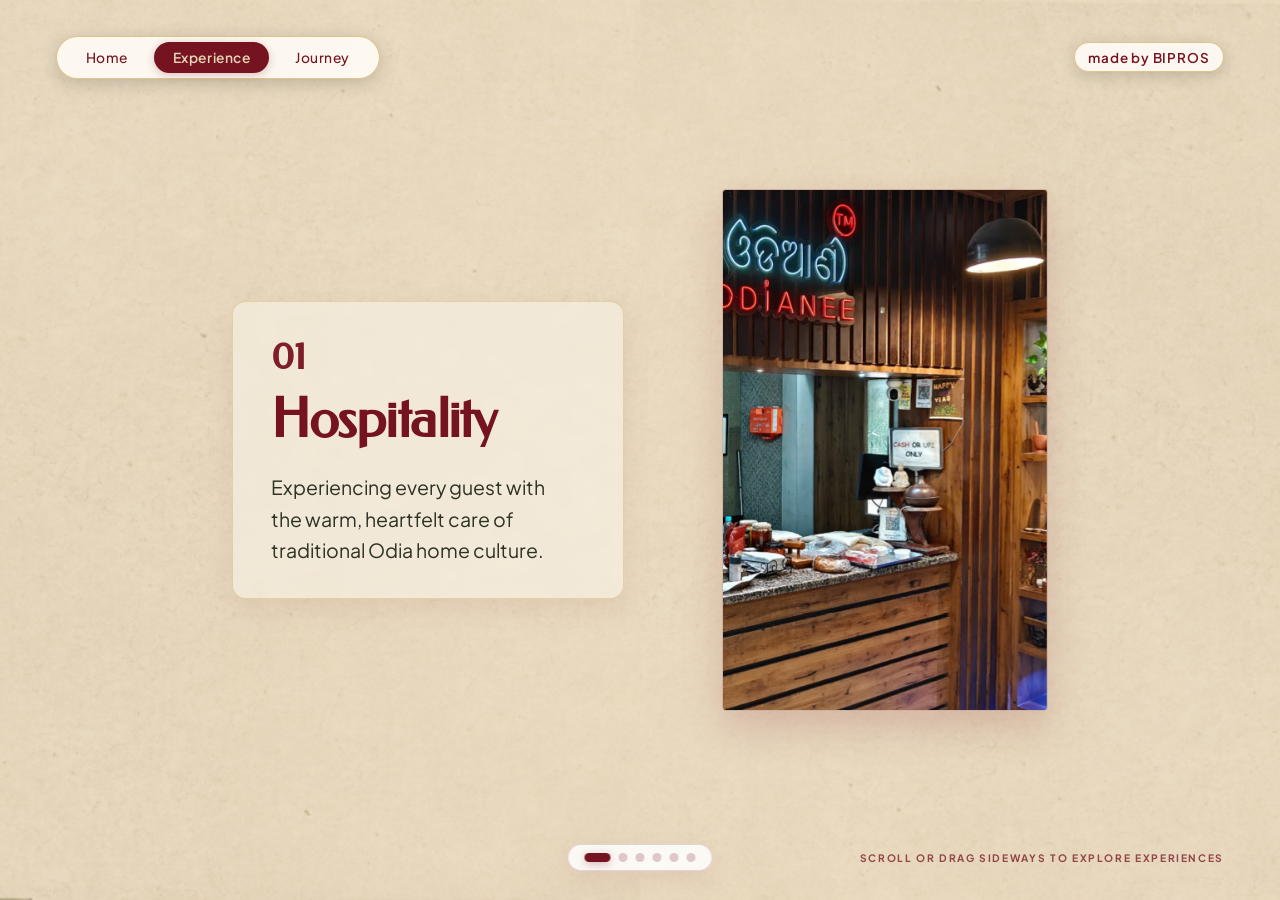
<file: history.html>
<!DOCTYPE html>
<html>
<head>
  <meta http-equiv="refresh" content="0; url=experience.html" />
  <title>Redirecting to Experience...</title>
  <script>
    window.location.replace("experience.html");
  </script>
</head>
<body>
  <p>Redirecting to <a href="experience.html">Experience</a>...</p>
</body>
</html>
</file>
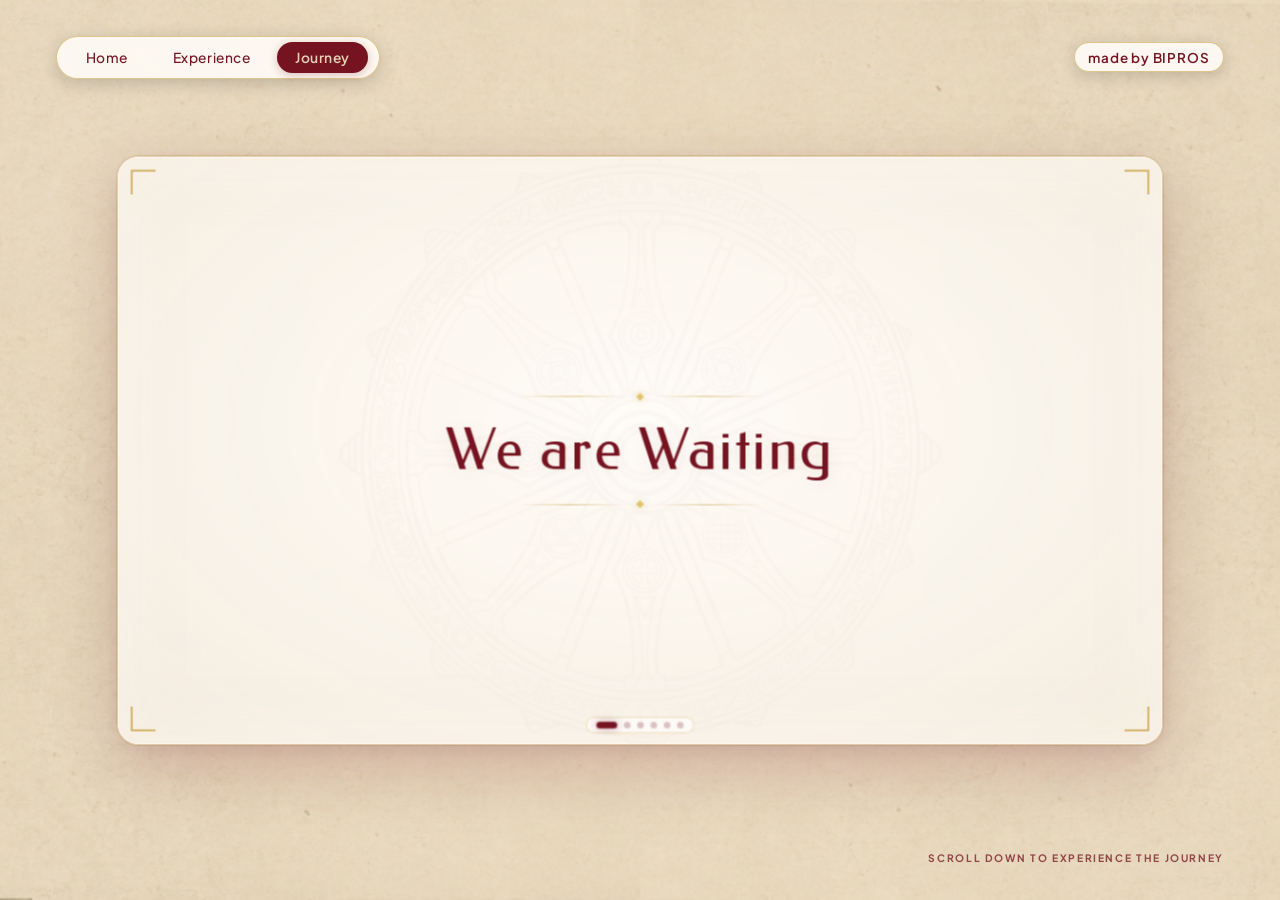
<file: journey.html>
<!DOCTYPE html>
<html>
<head>
  <meta http-equiv="refresh" content="0; url=gallery.html" />
  <title>Redirecting to Journey...</title>
  <script>
    window.location.replace("gallery.html");
  </script>
</head>
<body>
  <p>Redirecting to <a href="gallery.html">Journey</a>...</p>
</body>
</html>
</file>
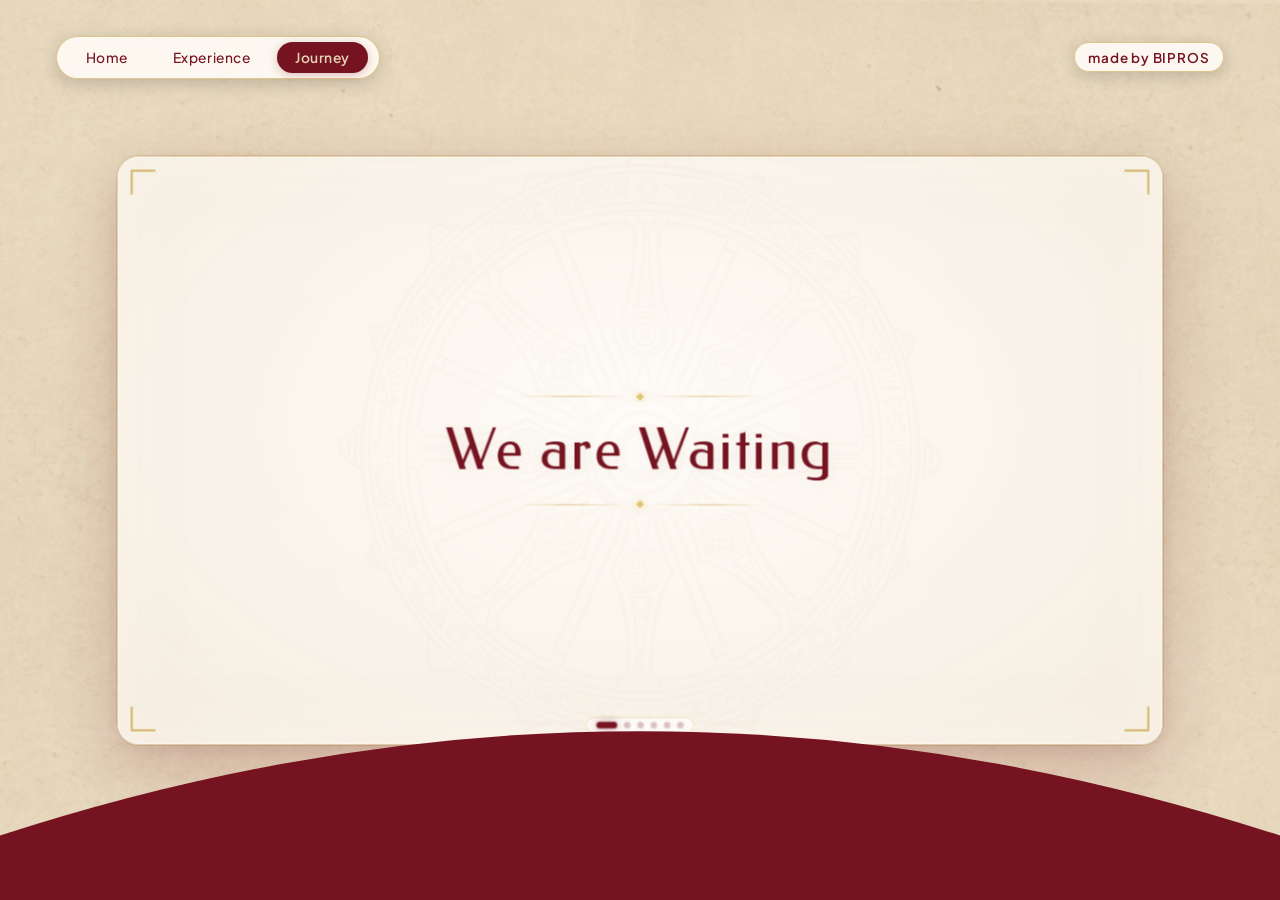
<file: process.html>
<!DOCTYPE html>
<html>
<head>
  <meta http-equiv="refresh" content="0; url=gallery.html" />
  <title>Redirecting to Gallery...</title>
</head>
<body>
  <p>Redirecting to <a href="gallery.html">Gallery</a>...</p>
</body>
</html>
</file>
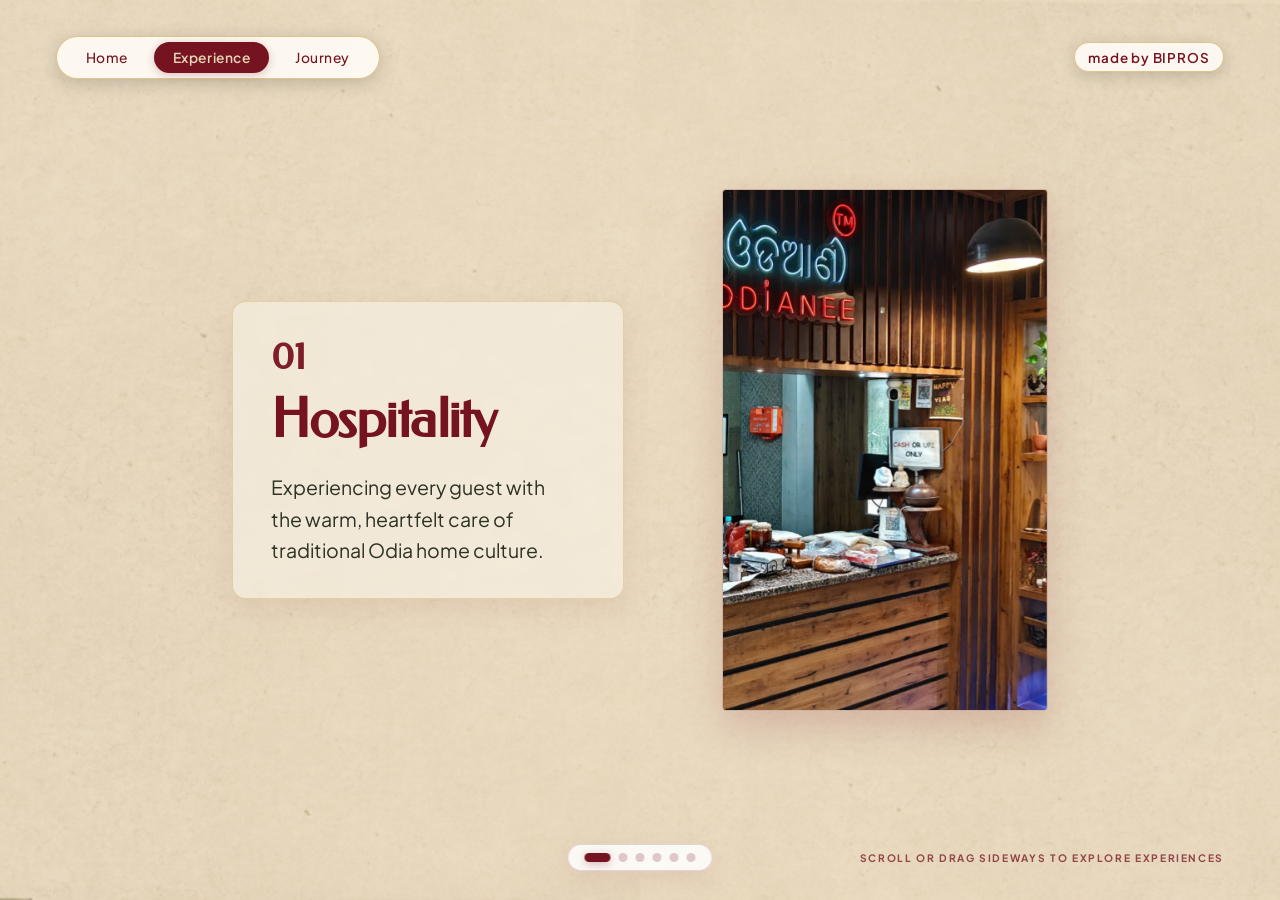
<file: services.html>
<!DOCTYPE html>
<html lang="en">
<head>
  <meta charset="utf-8" />
  <meta http-equiv="refresh" content="0; url=experience.html" />
  <title>Redirecting to Experience — ODIANEE</title>
  <script>
    window.location.replace("experience.html");
  </script>
</head>
<body>
  <p>Redirecting to <a href="experience.html">Experience</a>...</p>
</body>
</html>
</file>
<file: css/styles.css>
@import url('https://fonts.googleapis.com/css2?family=Federo&family=Noto+Sans+Oriya:wght@400;500;600;700;800;900&family=Plus+Jakarta+Sans:wght@300;400;500;600;700;800&display=swap');

:root {
  --primary: #761321;
  --primary-rgb: 118, 19, 33;
  --primary-dim: rgba(118, 19, 33, 0.45);
  --primary-hover: rgba(118, 19, 33, 0.75);
  --primary-light: rgba(118, 19, 33, 0.12);
  --accent-cream: #E4D3B5;
  --accent-red: #dd1d25;
  --bg-parchment: #e8dcc5;
  --font-heading: 'Federo', Georgia, serif;
  --font-para: 'Plus Jakarta Sans', -apple-system, BlinkMacSystemFont, 'Segoe UI', Roboto, sans-serif;
  --font-odia: 'Noto Sans Oriya', 'Plus Jakarta Sans', sans-serif;
}

* {
  box-sizing: border-box;
  margin: 0;
  padding: 0;
}

html, body {
  width: 100%;
  height: 100%;
  overflow: hidden;
  background-color: #e6d8bd;
  background-image: url('../assets/primary-bg.png');
  background-size: cover;
  background-position: center;
  background-repeat: no-repeat;
  background-attachment: fixed;
  color: var(--primary);
  font-family: var(--font-para);
  user-select: none;
  -webkit-font-smoothing: antialiased;
}

.font-heading {
  font-family: var(--font-heading);
}

.font-para {
  font-family: var(--font-para);
}

#app {
  position: relative;
  width: 100vw;
  height: 100vh;
  overflow: hidden;
  background: transparent;
}

#app::before {
  content: '';
  position: fixed;
  inset: 0;
  width: 100vw;
  height: 100vh;
  background-image: url('../assets/primary-bg.png');
  background-size: cover;
  background-position: center;
  background-repeat: no-repeat;
  z-index: -10;
  pointer-events: none;
}

/* ============================================================
   BOTANICAL LEAF PATTERN BACKGROUND (Experience & Journey)
   Placed just above the background image (z-index: -10)
   Blends seamlessly with the parchment background as a transparent layer
   ============================================================ */
.leaf-bg-layer {
  position: fixed !important;
  inset: 0 !important;
  top: 0 !important;
  left: 0 !important;
  width: 100vw !important;
  height: 100vh !important;
  background-image: url('../assets/leaf-pattern.png') !important;
  background-size: cover !important;
  background-position: center !important;
  background-repeat: no-repeat !important;
  z-index: -5 !important;
  pointer-events: none !important;
  opacity: 0.82 !important;
  mix-blend-mode: multiply !important;
  display: block !important;
}

body.page-experience,
body.page-journey {
  background-color: #e6d8bd !important;
  background-image: url('../assets/primary-bg.png') !important;
  background-size: cover !important;
  background-position: center !important;
  background-repeat: no-repeat !important;
  background-attachment: fixed !important;
}

body.page-experience #app,
body.page-journey #app {
  position: relative;
  z-index: 1;
}

.view-layer {
  position: absolute;
  inset: 0;
  width: 100vw;
  height: 100vh;
  opacity: 0;
  visibility: hidden;
  pointer-events: none;
  transition: opacity 0.4s ease, visibility 0.4s ease;
}

.view-layer.active {
  opacity: 1;
  visibility: visible;
  pointer-events: auto;
}

header.site-header {
  position: fixed;
  top: 0;
  left: 0;
  width: 100%;
  padding: 2rem 2rem;
  z-index: 60;
  pointer-events: none;
  color: var(--primary);
}

@media (min-width: 768px) {
  header.site-header {
    padding: 2.25rem 3.5rem;
  }
}

.header-inner {
  display: flex;
  align-items: center;
  justify-content: space-between;
}

nav.main-nav {
  pointer-events: auto;
  display: flex;
  align-items: center;
  gap: 0.35rem;
  padding: 0.28rem 0.5rem;
  border-radius: 9999px;
  background: rgba(255, 252, 247, 0.88);
  backdrop-filter: blur(12px);
  -webkit-backdrop-filter: blur(12px);
  border: 1px solid rgba(184, 134, 11, 0.45);
  color: var(--primary);
  box-shadow: 0 4px 18px rgba(0, 0, 0, 0.18);
}

@media (min-width: 768px) {
  nav.main-nav {
    padding: 0.32rem 0.65rem;
    gap: 0.5rem;
  }
}

.nav-link {
  font-family: var(--font-para);
  font-size: 0.78rem;
  font-weight: 500;
  padding: 0.35rem 0.95rem;
  border-radius: 9999px;
  border: none;
  cursor: pointer;
  background: transparent;
  color: var(--primary);
  transition: all 0.3s cubic-bezier(0.16, 1, 0.3, 1);
  letter-spacing: 0.04em;
  text-decoration: none;
  display: inline-flex;
  align-items: center;
  justify-content: center;
}

@media (min-width: 768px) {
  .nav-link {
    font-size: 0.86rem;
    padding: 0.42rem 1.15rem;
  }
}

.nav-link:hover {
  background: rgba(255, 255, 255, 0.25);
  color: var(--primary);
}

.nav-link.active {
  background: var(--primary);
  color: var(--accent-cream);
  font-weight: 600;
  box-shadow: 0 2px 8px rgba(118, 19, 33, 0.25);
}

.header-credit {
  pointer-events: auto;
  font-family: var(--font-para);
  font-size: 0.84rem;
  letter-spacing: 0.06em;
  font-weight: 600;
  display: none;
}

@media (min-width: 640px) {
  .header-credit {
    display: flex;
    align-items: center;
  }
}

.header-credit a {
  color: var(--primary);
  text-decoration: none;
  cursor: pointer;
  background: rgba(255, 252, 247, 0.88);
  padding: 0.35rem 0.85rem;
  border-radius: 9999px;
  border: 1px solid rgba(184, 134, 11, 0.45);
  box-shadow: 0 4px 16px rgba(0, 0, 0, 0.16);
  transition: all 0.25s ease;
}

.header-credit a:hover {
  background: #ffffff;
  border-color: rgba(184, 134, 11, 0.8);
  box-shadow: 0 6px 20px rgba(0, 0, 0, 0.22);
}

#view-collection {
  position: relative;
  width: 100vw;
  height: 100vh;
}

.canvas-bg {
  display: none !important;
}

#canvas-container {
  position: relative;
  width: 100%;
  height: 100%;
  overflow: hidden;
  z-index: 5;
  cursor: grab;
}

#canvas-container:active {
  cursor: grabbing;
}

#webgl-canvas {
  display: block;
  width: 100%;
  height: 100%;
}

.hero-wheel-backdrop {
  position: absolute;
  top: 50%;
  left: 50%;
  transform: translate(-50%, -50%);
  z-index: 2; 
  pointer-events: none;
  display: flex;
  align-items: center;
  justify-content: center;
  margin: 0;
  padding: 0;
  transition: opacity 0.45s cubic-bezier(0.16, 1, 0.3, 1), transform 0.45s cubic-bezier(0.16, 1, 0.3, 1);
  will-change: opacity, transform;
}

.hero-wheel-backdrop.hidden-hero {
  opacity: 0;
  transform: translate(-50%, -55%) scale(0.92);
  pointer-events: none;
}

.wheel-wrap {
  position: relative;
  display: flex;
  align-items: center;
  justify-content: center;
  margin: 0;
  padding: 0;
  animation: subtleFloat 6s ease-in-out infinite;
}

.center-chakra-wheel {
  display: block;
  width: min(810px, 130vw);
  height: min(810px, 130vw);
  aspect-ratio: 1 / 1;
  object-fit: contain;
  pointer-events: none;
  user-select: none;
  animation: slowChakraSpin 70s linear infinite;
  transform-origin: center center;
  opacity: 0.88;
  filter: drop-shadow(0 2px 16px rgba(118, 19, 33, 0.12));
  will-change: transform;
}

@media (min-width: 768px) {
  .center-chakra-wheel {
    width: min(1170px, 115vh);
    height: min(1170px, 115vh);
  }
}

@media (min-width: 1200px) {
  .center-chakra-wheel {
    width: min(1380px, 128vh);
    height: min(1380px, 128vh);
  }
}

@keyframes slowChakraSpin {
  from {
    transform: rotate(0deg);
  }
  to {
    transform: rotate(360deg);
  }
}

.center-hero {
  position: absolute;
  top: 50%;
  left: 50%;
  transform: translate(-50%, -50%);
  z-index: 20;
  text-align: center;
  pointer-events: none;
  display: flex;
  align-items: center;
  justify-content: center;
  transition: opacity 0.45s cubic-bezier(0.16, 1, 0.3, 1), transform 0.45s cubic-bezier(0.16, 1, 0.3, 1);
  will-change: opacity, transform;
}

.center-hero.hidden-hero {
  opacity: 0;
  transform: translate(-50%, -55%) scale(0.92);
  pointer-events: none;
}

.logo-wrap {
  position: relative;
  display: flex;
  align-items: center;
  justify-content: center;
  animation: subtleFloat 6s ease-in-out infinite;
}

@keyframes subtleFloat {
  0%, 100% { transform: translateY(0); }
  50% { transform: translateY(-6px); }
}

.logo-interactive {
  position: relative;
  display: block;
  line-height: 0;
}

.restaurant-logo {
  display: block;
  max-width: 380px;
  width: 78vw;
  height: auto;
  object-fit: contain;
  filter: drop-shadow(0 10px 32px rgba(118, 19, 33, 0.18));
  user-select: none;
  pointer-events: none;
  transition: transform 0.4s ease;
}

@media (min-width: 768px) {
  .restaurant-logo {
    max-width: 560px;
    width: 48vw;
  }
}

@media (min-width: 1200px) {
  .restaurant-logo {
    max-width: 680px;
    width: 42vw;
  }
}

.logo-svg-overlay {
  position: absolute;
  inset: 0;
  width: 100%;
  height: 100%;
  pointer-events: none;
  overflow: visible;
}

.marching-ants-stroke {
  fill: none;
  stroke: var(--primary);
  stroke-width: 4.5px;
  stroke-linecap: round;
  stroke-linejoin: round;
  stroke-dasharray: 8 8;
  animation: marchingAnts 24s linear infinite;
  opacity: 0.92;
}

@keyframes marchingAnts {
  to {
    stroke-dashoffset: -320;
  }
}

.animated-red-dot {
  transform-origin: 310px 450px;
  animation: redDotTravel 2s cubic-bezier(0.4, 0, 0.2, 1) infinite alternate;
  filter: drop-shadow(0 2px 6px rgba(227, 30, 36, 0.35));
}

@keyframes redDotTravel {
  0%, 15% {
    transform: translate(0px, 0px);
  }
  85%, 100% {
    transform: translate(56px, 0px);
  }
}

.hero-subtitle {
  position: absolute;
  top: calc(100% + 0.6rem);
  left: 50%;
  transform: translateX(-50%);
  white-space: nowrap;
  font-family: var(--font-odia);
  font-size: 1.45rem;
  font-weight: 800;
  letter-spacing: normal;
  word-spacing: 0.35rem;
  color: var(--primary);
  opacity: 0.98;
  text-shadow: 0 1px 3px rgba(255, 255, 255, 0.6);
  pointer-events: none;
}

@media (min-width: 768px) {
  .hero-subtitle {
    font-size: 1.85rem;
    letter-spacing: normal;
    word-spacing: 0.45rem;
    top: calc(100% + 0.85rem);
  }
}

.bottom-controls {
  position: absolute;
  bottom: 2rem;
  left: 2rem;
  z-index: 25;
  width: auto;
  pointer-events: none;
  transition: opacity 0.3s ease;
}

@media (min-width: 768px) {
  .bottom-controls {
    bottom: 2.25rem;
    left: 3.5rem;
  }
}

.bottom-controls.hidden-controls {
  opacity: 0;
  pointer-events: none;
}

.view-switcher-pill {
  pointer-events: auto;
  display: flex;
  align-items: center;
  gap: 0.35rem;
  padding: 0.28rem 0.5rem;
  border-radius: 9999px;
  background: rgba(232, 220, 197, 0.4);
  backdrop-filter: blur(8px);
  -webkit-backdrop-filter: blur(8px);
  border: 1px solid var(--primary);
  color: var(--primary);
  box-shadow: 0 4px 16px rgba(118, 19, 33, 0.08);
}

@media (min-width: 768px) {
  .view-switcher-pill {
    padding: 0.32rem 0.65rem;
    gap: 0.5rem;
  }
}

.view-label {
  font-family: var(--font-para);
  font-size: 0.72rem;
  font-weight: 600;
  padding-left: 0.35rem;
  padding-right: 0.15rem;
  letter-spacing: 0.04em;
  white-space: nowrap;
}

@media (min-width: 768px) {
  .view-label {
    font-size: 0.82rem;
  }
}

.view-btn {
  font-family: var(--font-para);
  font-size: 0.76rem;
  padding: 0.32rem 0.75rem;
  border-radius: 9999px;
  border: none;
  cursor: pointer;
  background: transparent;
  color: var(--primary);
  transition: all 0.3s cubic-bezier(0.16, 1, 0.3, 1);
  letter-spacing: 0.04em;
  display: inline-flex;
  align-items: center;
  gap: 0.35rem;
}

@media (min-width: 768px) {
  .view-btn {
    font-size: 0.82rem;
    padding: 0.38rem 0.95rem;
  }
}

.view-btn svg.view-icon {
  width: 15px;
  height: 15px;
  stroke: currentColor;
  flex-shrink: 0;
}

.view-btn:hover {
  background: rgba(255, 255, 255, 0.25);
}

.view-btn.active {
  background: var(--primary);
  color: var(--accent-cream);
  font-weight: 600;
  box-shadow: 0 2px 8px rgba(118, 19, 33, 0.25);
}

.detail-modal {
  position: fixed;
  inset: 0;
  z-index: 55;
  color: var(--primary);
  display: flex;
  flex-direction: column;
  padding: 1.5rem;
  pointer-events: none;
  opacity: 0;
  visibility: hidden;
  transition: opacity 0.4s ease, visibility 0.4s ease;
}

@media (min-width: 768px) {
  .detail-modal {
    padding: 2.5rem 3.5rem;
  }
}

.detail-modal.active {
  opacity: 1;
  visibility: visible;
  pointer-events: auto;
}

.detail-close-btn {
  align-self: flex-end;
  margin-top: 4.5rem;
  margin-right: 0.5rem;
  font-family: var(--font-para);
  font-size: 0.85rem;
  letter-spacing: 0.2em;
  text-transform: uppercase;
  color: var(--primary);
  background: transparent;
  border: none;
  cursor: pointer;
  opacity: 0.75;
  transition: opacity 0.25s ease, transform 0.25s ease;
  pointer-events: auto;
  display: flex;
  align-items: center;
  gap: 0.5rem;
}

@media (min-width: 768px) {
  .detail-close-btn {
    margin-top: 3.5rem;
    margin-right: 1.5rem;
    font-size: 0.9rem;
  }
}

.detail-close-btn:hover {
  opacity: 1;
  transform: translateX(-2px);
}

.detail-body {
  height: 100%;
  width: 100%;
  display: flex;
  flex-direction: column;
  justify-content: flex-end;
  gap: 1.5rem;
  pointer-events: auto;
  padding-bottom: 2.5rem;
}

@media (min-width: 768px) {
  .detail-body {
    flex-direction: row;
    align-items: flex-end;
    justify-content: space-between;
    padding-bottom: 3rem;
    gap: 2rem;
  }
}

.detail-title-col {
  width: 100%;
  max-width: 500px;
}

.detail-meta-badge {
  display: inline-block;
  font-family: var(--font-para);
  font-size: 0.72rem;
  letter-spacing: 0.15em;
  text-transform: uppercase;
  color: var(--primary-dim);
  margin-bottom: 0.5rem;
  border-bottom: 1px solid rgba(118, 19, 33, 0.25);
  padding-bottom: 0.2rem;
}

.detail-title {
  font-family: var(--font-heading);
  font-size: 2.4rem;
  font-weight: 600;
  line-height: 1.15;
  margin-bottom: 0.75rem;
  color: var(--primary);
  letter-spacing: -0.01em;
}

@media (min-width: 768px) {
  .detail-title {
    font-size: 3.6rem;
  }
}

.detail-tags {
  display: flex;
  flex-wrap: wrap;
  gap: 0.4rem;
  margin-top: 0.5rem;
}

.detail-tag {
  font-family: var(--font-para);
  font-size: 0.75rem;
  font-weight: 600;
  padding: 0.25rem 0.75rem;
  border-radius: 9999px;
  background: rgba(118, 19, 33, 0.1);
  color: var(--primary);
  letter-spacing: 0.05em;
}

.detail-desc-col {
  width: 100%;
  max-width: 500px;
}

.detail-desc {
  font-family: var(--font-para);
  font-size: 0.95rem;
  font-weight: 400;
  line-height: 1.65;
  color: #22281b;
  text-align: justify;
  text-wrap: balance;
  background: rgba(232, 220, 197, 0.55);
  backdrop-filter: blur(8px);
  -webkit-backdrop-filter: blur(8px);
  padding: 1.1rem 1.4rem;
  border-radius: 12px;
  border: 1px solid rgba(118, 19, 33, 0.15);
}

@media (min-width: 768px) {
  .detail-desc {
    font-size: 1.02rem;
    padding: 1.3rem 1.65rem;
  }
}

#view-history {
  display: flex;
  width: 100vw;
  height: 100vh;
  overflow-x: auto;
  overflow-y: hidden;
  scrollbar-width: none;
  -ms-overflow-style: none;
  cursor: grab;
  user-select: none;
  -webkit-user-select: none;
  touch-action: pan-y pinch-zoom;
  scroll-behavior: auto !important;
}

#view-history.is-dragging {
  cursor: grabbing !important;
}

#view-history.is-dragging * {
  user-select: none !important;
  -webkit-user-drag: none;
}

#view-history::-webkit-scrollbar {
  display: none;
}

.history-bg {
  display: none !important;
}

.scroll-section {
  min-width: 100vw;
  width: 100vw;
  height: 100vh;
  flex-shrink: 0;
  display: flex;
  align-items: center;
  justify-content: center;
  padding: 2rem 1.5rem;
  position: relative;
  z-index: 2;
  contain: layout style paint;
}

@media (min-width: 768px) {
  .scroll-section {
    padding: 2rem 6rem;
  }
}

.section-wrapper {
  width: 85%;
  height: 100%;
  display: flex;
  flex-direction: column;
  align-items: center;
  justify-content: center;
  gap: 2rem;
}

@media (min-width: 768px) {
  .section-wrapper {
    width: 75%;
    flex-direction: row;
    justify-content: space-between;
    gap: 3rem;
  }
}

.section-content {
  width: 100%;
  position: relative;
  z-index: 2;
  background: rgba(255, 252, 247, 0.45);
  backdrop-filter: blur(6px);
  -webkit-backdrop-filter: blur(6px);
  border: 1px solid rgba(184, 134, 11, 0.25);
  border-radius: 14px;
  padding: 2rem 2.4rem;
  box-shadow: 0 10px 30px rgba(118, 19, 33, 0.08);
}

@media (max-width: 767px) {
  .section-content {
    padding: 1.4rem 1.6rem;
  }
}

@media (min-width: 768px) {
  .section-content {
    width: 48%;
  }
}

.section-num {
  color: var(--primary);
  font-family: var(--font-heading);
  font-size: 2.4rem;
  font-weight: 600;
  margin-bottom: 0.5rem;
  opacity: 0.95;
}

.section-title-wrap {
  overflow: hidden;
}

.section-title {
  color: var(--primary);
  font-family: var(--font-heading);
  font-size: 2rem;
  font-weight: 600;
  line-height: 1.2;
  letter-spacing: -0.01em;
  margin-bottom: 1.25rem;
}

@media (min-width: 768px) {
  .section-title {
    font-size: 3.4rem;
  }
}

.section-para-wrap {
  overflow: hidden;
}

.section-para {
  color: #22281b;
  font-family: var(--font-para);
  font-size: 1.05rem;
  font-weight: 400;
  line-height: 1.6;
  text-wrap: balance;
  opacity: 0.95;
}

@media (min-width: 768px) {
  .section-para {
    font-size: 1.22rem;
  }
}

.section-image-box {
  width: 100%;
  height: 45vh;
  border-radius: 4px;
  overflow: hidden;
  box-shadow: 0 16px 40px rgba(118, 19, 33, 0.18);
  border: 1px solid rgba(118, 19, 33, 0.15);
  background: rgba(118, 19, 33, 0.05);
  position: relative;
}

@media (min-width: 768px) {
  .section-image-box {
    width: 40%;
    height: 58vh;
  }
}

.section-img {
  width: 100%;
  height: 100%;
  object-fit: cover;
  transition: transform 0.6s cubic-bezier(0.16, 1, 0.3, 1);
  will-change: transform;
  transform: translateZ(0);
}

.section-image-box:hover .section-img {
  transform: scale(1.04);
}

/* 6th Empty Frame: Coming Soon */
.section-image-box.section-image-empty {
  display: flex;
  align-items: center;
  justify-content: center;
  background: radial-gradient(circle at center, rgba(118, 19, 33, 0.03) 0%, rgba(200, 150, 80, 0.08) 100%), #faf6f0;
  border: 1.5px dashed rgba(118, 19, 33, 0.32);
  padding: 1.25rem;
}

.empty-frame-inner {
  width: 100%;
  height: 100%;
  border: 1px solid rgba(118, 19, 33, 0.22);
  border-radius: 3px;
  display: flex;
  flex-direction: column;
  align-items: center;
  justify-content: center;
  padding: 2rem 1.5rem;
  text-align: center;
  position: relative;
  background: rgba(255, 255, 255, 0.72);
  box-shadow: inset 0 0 32px rgba(118, 19, 33, 0.04);
  transition: transform 0.5s cubic-bezier(0.16, 1, 0.3, 1), border-color 0.4s ease, box-shadow 0.4s ease;
}

.section-image-box.section-image-empty:hover .empty-frame-inner {
  transform: scale(1.02);
  border-color: rgba(118, 19, 33, 0.48);
  box-shadow: inset 0 0 45px rgba(118, 19, 33, 0.09);
}

.empty-frame-corner {
  position: absolute;
  width: 14px;
  height: 14px;
  border-color: var(--primary);
  opacity: 0.65;
}
.empty-frame-corner.top-left { top: 8px; left: 8px; border-top: 2px solid; border-left: 2px solid; }
.empty-frame-corner.top-right { top: 8px; right: 8px; border-top: 2px solid; border-right: 2px solid; }
.empty-frame-corner.bottom-left { bottom: 8px; left: 8px; border-bottom: 2px solid; border-left: 2px solid; }
.empty-frame-corner.bottom-right { bottom: 8px; right: 8px; border-bottom: 2px solid; border-right: 2px solid; }

.empty-frame-icon-wrap {
  width: 58px;
  height: 58px;
  margin-bottom: 1.1rem;
  color: var(--primary);
  opacity: 0.8;
  animation: slowChakraSpin 40s linear infinite;
  transform-origin: center center;
}

.empty-frame-tag {
  font-family: var(--font-heading);
  font-size: 0.72rem;
  font-weight: 700;
  letter-spacing: 0.22em;
  text-transform: uppercase;
  color: var(--primary);
  opacity: 0.7;
  margin-bottom: 0.5rem;
}

.empty-frame-title {
  font-family: var(--font-heading);
  font-size: 2.2rem;
  font-weight: 600;
  color: var(--primary);
  letter-spacing: -0.01em;
  margin-bottom: 0.5rem;
}

@media (min-width: 768px) {
  .empty-frame-title {
    font-size: 2.8rem;
  }
}

.empty-frame-divider {
  width: 44px;
  height: 1.5px;
  background: var(--primary);
  opacity: 0.35;
  margin: 0.75rem auto 0.75rem auto;
}

.empty-frame-sub {
  font-family: var(--font-para);
  font-size: 0.92rem;
  color: #524d45;
  letter-spacing: 0.03em;
  max-width: 240px;
  line-height: 1.45;
}

/* Experience Navigation Dots */
.experience-nav-pills {
  position: fixed;
  bottom: 1.8rem;
  left: 50%;
  transform: translateX(-50%);
  display: flex;
  align-items: center;
  gap: 8px;
  padding: 8px 16px;
  border-radius: 40px;
  background: rgba(255, 255, 255, 0.85);
  backdrop-filter: blur(14px);
  -webkit-backdrop-filter: blur(14px);
  border: 1px solid rgba(118, 19, 33, 0.16);
  box-shadow: 0 8px 24px rgba(118, 19, 33, 0.08);
  z-index: 55;
  pointer-events: all;
}

.nav-pill-dot {
  width: 9px;
  height: 9px;
  border-radius: 50%;
  background: rgba(118, 19, 33, 0.22);
  border: none;
  padding: 0;
  cursor: pointer;
  transition: all 0.35s cubic-bezier(0.16, 1, 0.3, 1);
  outline: none;
}

.nav-pill-dot:hover {
  background: rgba(118, 19, 33, 0.6);
  transform: scale(1.2);
}

.nav-pill-dot.active {
  width: 26px;
  border-radius: 12px;
  background: var(--primary);
  box-shadow: 0 2px 8px rgba(118, 19, 33, 0.3);
}

.history-progress {
  position: fixed;
  bottom: 0;
  left: 0;
  height: 3px;
  background: var(--primary);
  z-index: 60;
  width: 0%;
  transition: width 0.1s ease-out;
}

#view-process {
  position: relative;
  width: 100vw;
  height: 100vh;
  overflow-y: auto;
  overflow-x: hidden;
  background-color: transparent;
  color: #1c1a17;
  scrollbar-width: thin;
}

.process-bg {
  display: none !important;
}

.process-container {
  position: relative;
  width: 100%;
  min-height: 650vh; 
  z-index: 2;
}

.process-pin-wrapper {
  position: sticky;
  top: 0;
  left: 0;
  width: 100vw;
  height: 100vh;
  display: flex;
  align-items: center;
  justify-content: center;
  overflow: hidden;
  padding: 1.25rem;
}

@media (min-width: 768px) {
  .process-pin-wrapper {
    padding: 2.5rem 3.5rem;
  }
}

/* ============================================================
   16:9 CENTRAL THEATRE BOX
   ============================================================ */
.journey-theatre-box {
  position: relative;
  width: min(88vw, 1100px);
  aspect-ratio: 16 / 9;
  max-height: 76vh;
  max-width: calc(76vh * 16 / 9);
  margin: auto;
  border-radius: 14px;
  overflow: hidden;
  display: flex;
  align-items: center;
  justify-content: center;
  box-shadow: 
    0 24px 70px rgba(118, 19, 33, 0.22),
    0 4px 20px rgba(0, 0, 0, 0.08),
    0 0 0 1px rgba(184, 134, 11, 0.4),
    inset 0 0 0 1px rgba(255, 255, 255, 0.65),
    inset 0 0 60px rgba(253, 246, 237, 0.5);
  background: radial-gradient(ellipse at 50% 45%, rgba(255, 253, 249, 0.98) 0%, rgba(246, 238, 226, 0.95) 100%);
  backdrop-filter: blur(24px);
  -webkit-backdrop-filter: blur(24px);
  transform: scale(0.95);
  transition: transform 0.35s cubic-bezier(0.16, 1, 0.3, 1), box-shadow 0.35s ease, border-radius 0.35s ease;
  will-change: transform;
}

/* Heritage brass corner filigrees */
.theatre-corner {
  position: absolute;
  width: 26px;
  height: 26px;
  pointer-events: none;
  z-index: 15;
  border-color: rgba(184, 134, 11, 0.6);
  border-style: solid;
}

.theatre-corner.top-left {
  top: 14px;
  left: 14px;
  border-width: 2px 0 0 2px;
}

.theatre-corner.top-right {
  top: 14px;
  right: 14px;
  border-width: 2px 2px 0 0;
}

.theatre-corner.bottom-left {
  bottom: 14px;
  left: 14px;
  border-width: 0 0 2px 2px;
}

.theatre-corner.bottom-right {
  bottom: 14px;
  right: 14px;
  border-width: 0 2px 2px 0;
}

/* Ambient Sacred Chakra watermark */
.theatre-watermark {
  position: absolute;
  inset: 0;
  display: flex;
  align-items: center;
  justify-content: center;
  pointer-events: none;
  z-index: 1;
  overflow: hidden;
  opacity: 0.04;
}

.theatre-watermark-img {
  width: min(720px, 92%);
  height: auto;
  aspect-ratio: 1 / 1;
  animation: slowChakraSpin 180s linear infinite;
}

@keyframes slowChakraSpin {
  from { transform: rotate(0deg); }
  to { transform: rotate(360deg); }
}

/* Slides Stage */
.theatre-slides-stage {
  position: relative;
  width: 100%;
  height: 100%;
  z-index: 5;
  overflow: hidden;
}

.journey-slide {
  position: absolute;
  inset: 0;
  width: 100%;
  height: 100%;
  display: flex;
  align-items: center;
  justify-content: center;
  text-align: center;
  padding: 1.5rem 1.8rem;
  opacity: 0;
  pointer-events: none;
  transform: translate3d(0, 40px, 0) scale(0.96);
  will-change: transform, opacity;
}

@media (min-width: 768px) {
  .journey-slide {
    padding: 2.5rem 3.5rem;
  }
}

.journey-slide.active {
  opacity: 1;
  pointer-events: auto;
  transform: translate3d(0, 0, 0) scale(1);
}

.slide-content-wrap {
  width: 100%;
  max-width: 780px;
  display: flex;
  flex-direction: column;
  align-items: center;
  justify-content: center;
  gap: 1.1rem;
}

/* Narrative Typography (No Numbers) */
.journey-hero-heading {
  font-family: var(--font-heading);
  font-size: clamp(2.1rem, 4.8vw, 4.2rem);
  font-weight: 500;
  letter-spacing: 0.04em;
  line-height: 1.18;
  color: var(--primary);
  margin: 0;
  text-wrap: balance;
  text-shadow: 0 2px 20px rgba(118, 19, 33, 0.08);
}

.journey-hero-heading.accent {
  font-size: clamp(2.5rem, 5.8vw, 5rem);
  letter-spacing: 0.06em;
}

/* Decorative filigree flourish lines */
.slide-ornament-line {
  display: flex;
  align-items: center;
  justify-content: center;
  gap: 12px;
  width: 100%;
  max-width: 260px;
  opacity: 0.7;
}

.line-wing {
  height: 1px;
  flex: 1;
  background: linear-gradient(to right, transparent, rgba(184, 134, 11, 0.75), transparent);
}

.ornament-diamond {
  width: 6px;
  height: 6px;
  background: #d4af37;
  transform: rotate(45deg);
  box-shadow: 0 0 8px rgba(212, 175, 55, 0.6);
}

/* 5th Slide: Logo Display */
.logo-slide-content {
  gap: 0.85rem;
}

.journey-logo-stage {
  position: relative;
  display: flex;
  align-items: center;
  justify-content: center;
}

.journey-logo-glow {
  position: absolute;
  width: 220px;
  height: 140px;
  background: radial-gradient(ellipse at center, rgba(227, 30, 36, 0.24) 0%, rgba(212, 175, 55, 0.16) 50%, transparent 75%);
  filter: blur(28px);
  pointer-events: none;
  animation: logoPulse 4s ease-in-out infinite alternate;
}

@keyframes logoPulse {
  0% { transform: scale(0.9); opacity: 0.6; }
  100% { transform: scale(1.18); opacity: 1; }
}

.journey-brand-logo {
  position: relative;
  z-index: 2;
  width: clamp(210px, 30vw, 340px);
  height: auto;
  display: block;
  filter: drop-shadow(0 8px 24px rgba(118, 19, 33, 0.18));
}

.journey-odia-motto {
  font-family: var(--font-odia);
  font-size: clamp(1.2rem, 2.2vw, 1.7rem);
  font-weight: 700;
  letter-spacing: 0.08em;
  color: #dd1d25;
  margin: 0;
}

.journey-heritage-caption {
  font-family: var(--font-para);
  font-size: clamp(0.72rem, 1.1vw, 0.92rem);
  font-weight: 600;
  letter-spacing: 0.22em;
  text-transform: uppercase;
  color: var(--primary);
  opacity: 0.85;
}

/* 6th Slide: Contacts Display with Hyperlinks */
.contacts-slide-content {
  gap: 1.1rem;
  max-width: 820px;
}

.contacts-header-wrap {
  display: flex;
  flex-direction: column;
  align-items: center;
  gap: 0.25rem;
}

.contacts-eyebrow {
  font-family: var(--font-para);
  font-size: clamp(0.64rem, 0.9vw, 0.74rem);
  font-weight: 700;
  letter-spacing: 0.24em;
  text-transform: uppercase;
  color: #b8860b;
}

.contacts-headline {
  font-family: var(--font-heading);
  font-size: clamp(1.6rem, 3.4vw, 2.7rem);
  font-weight: 600;
  letter-spacing: 0.03em;
  color: var(--primary);
  margin: 0;
}

.contacts-links-grid {
  display: grid;
  grid-template-columns: 1fr;
  gap: 0.75rem;
  width: 100%;
  max-width: 740px;
}

@media (min-width: 600px) {
  .contacts-links-grid {
    grid-template-columns: repeat(3, 1fr);
    gap: 0.9rem;
  }
}

.contact-hyperlink-card {
  position: relative;
  display: flex;
  align-items: center;
  gap: 0.75rem;
  padding: 0.85rem 1rem;
  border-radius: 10px;
  background: rgba(255, 255, 255, 0.82);
  border: 1px solid rgba(184, 134, 11, 0.35);
  box-shadow: 0 4px 18px rgba(118, 19, 33, 0.08);
  text-decoration: none;
  color: var(--primary);
  transition: all 0.28s cubic-bezier(0.16, 1, 0.3, 1);
  overflow: hidden;
  cursor: pointer;
}

.contact-hyperlink-card:hover {
  transform: translateY(-3px);
  background: #ffffff;
  border-color: rgba(184, 134, 11, 0.8);
  box-shadow: 0 10px 28px rgba(118, 19, 33, 0.16), 0 0 16px rgba(212, 175, 55, 0.22);
}

.contact-hyperlink-card:active {
  transform: translateY(0);
}

.card-icon-wrap {
  display: flex;
  align-items: center;
  justify-content: center;
  width: 36px;
  height: 36px;
  border-radius: 8px;
  background: rgba(118, 19, 33, 0.08);
  color: var(--primary);
  flex-shrink: 0;
  transition: all 0.25s ease;
}

.contact-hyperlink-card:hover .card-icon-wrap {
  background: var(--primary);
  color: #fff;
}

.card-text-wrap {
  display: flex;
  flex-direction: column;
  align-items: flex-start;
  text-align: left;
  flex: 1;
  min-width: 0;
}

.card-action-title {
  font-family: var(--font-heading);
  font-size: 1.02rem;
  font-weight: 600;
  color: var(--primary);
  line-height: 1.2;
}

.card-action-meta {
  font-family: var(--font-para);
  font-size: 0.65rem;
  font-weight: 500;
  color: #555;
  white-space: nowrap;
  overflow: hidden;
  text-overflow: ellipsis;
  max-width: 100%;
}

.card-arrow-icon {
  font-size: 0.95rem;
  color: #b8860b;
  opacity: 0.6;
  transition: transform 0.25s ease, opacity 0.25s ease;
}

.contact-hyperlink-card:hover .card-arrow-icon {
  opacity: 1;
  transform: translate(2px, -2px);
}

.contacts-location-bar {
  display: flex;
  align-items: center;
  justify-content: center;
  flex-wrap: wrap;
  gap: 0.5rem;
  font-family: var(--font-para);
  font-size: 0.74rem;
  font-weight: 500;
  color: #444;
  margin-top: 0.2rem;
}

.loc-sep {
  color: #b8860b;
}

.loc-phone-link {
  color: var(--primary);
  font-weight: 700;
  text-decoration: none;
  transition: color 0.2s ease;
}

.loc-phone-link:hover {
  color: #dd1d25;
  text-decoration: underline;
}

/* Nav Step Dots */
.theatre-nav-dots {
  position: absolute;
  bottom: 12px;
  left: 50%;
  transform: translateX(-50%);
  display: flex;
  align-items: center;
  gap: 7px;
  z-index: 20;
  padding: 4px 10px;
  background: rgba(255, 255, 255, 0.65);
  border-radius: 20px;
  backdrop-filter: blur(8px);
  border: 1px solid rgba(184, 134, 11, 0.25);
}

.nav-dot {
  width: 7px;
  height: 7px;
  border-radius: 50%;
  border: none;
  background: rgba(118, 19, 33, 0.25);
  cursor: pointer;
  padding: 0;
  transition: all 0.3s cubic-bezier(0.16, 1, 0.3, 1);
}

.nav-dot:hover {
  background: rgba(118, 19, 33, 0.6);
  transform: scale(1.2);
}

.nav-dot.active {
  width: 22px;
  border-radius: 10px;
  background: var(--primary);
  box-shadow: 0 0 8px rgba(118, 19, 33, 0.4);
}

.transition-curtain {
  position: fixed;
  inset: 0;
  width: 100vw;
  height: 100vh;
  z-index: 9999;
  pointer-events: none;
}

.transition-svg {
  width: 100%;
  height: 100%;
  display: block;
}

.transition-path {
  fill: var(--primary);
}

.cursor-hint {
  position: fixed;
  bottom: 2rem;
  right: 2rem;
  font-family: var(--font-para);
  font-size: 0.64rem;
  font-weight: 700;
  letter-spacing: 0.16em;
  color: var(--primary);
  opacity: 0.75;
  text-transform: uppercase;
  z-index: 40;
  pointer-events: none;
  display: none;
}

@media (min-width: 768px) {
  .cursor-hint {
    display: block;
    bottom: 2.25rem;
    right: 3.5rem;
  }
}
</file>
